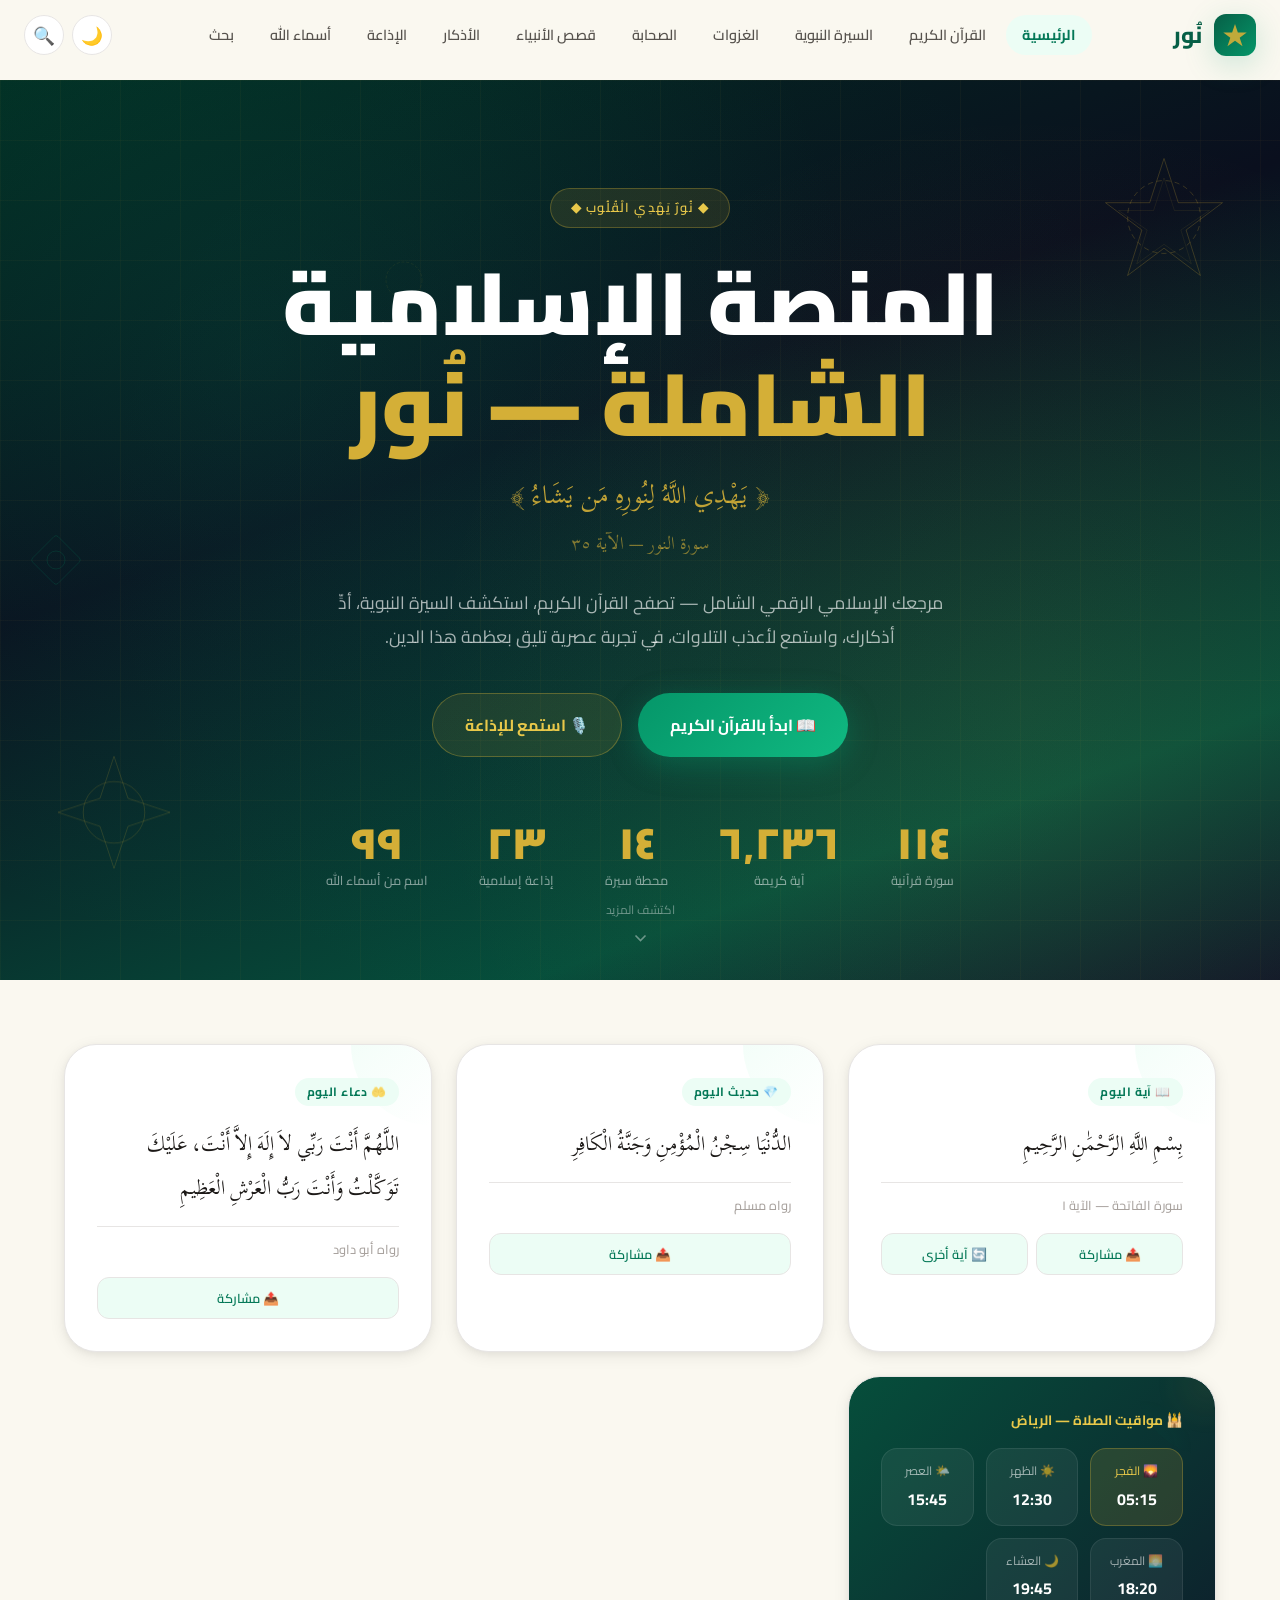
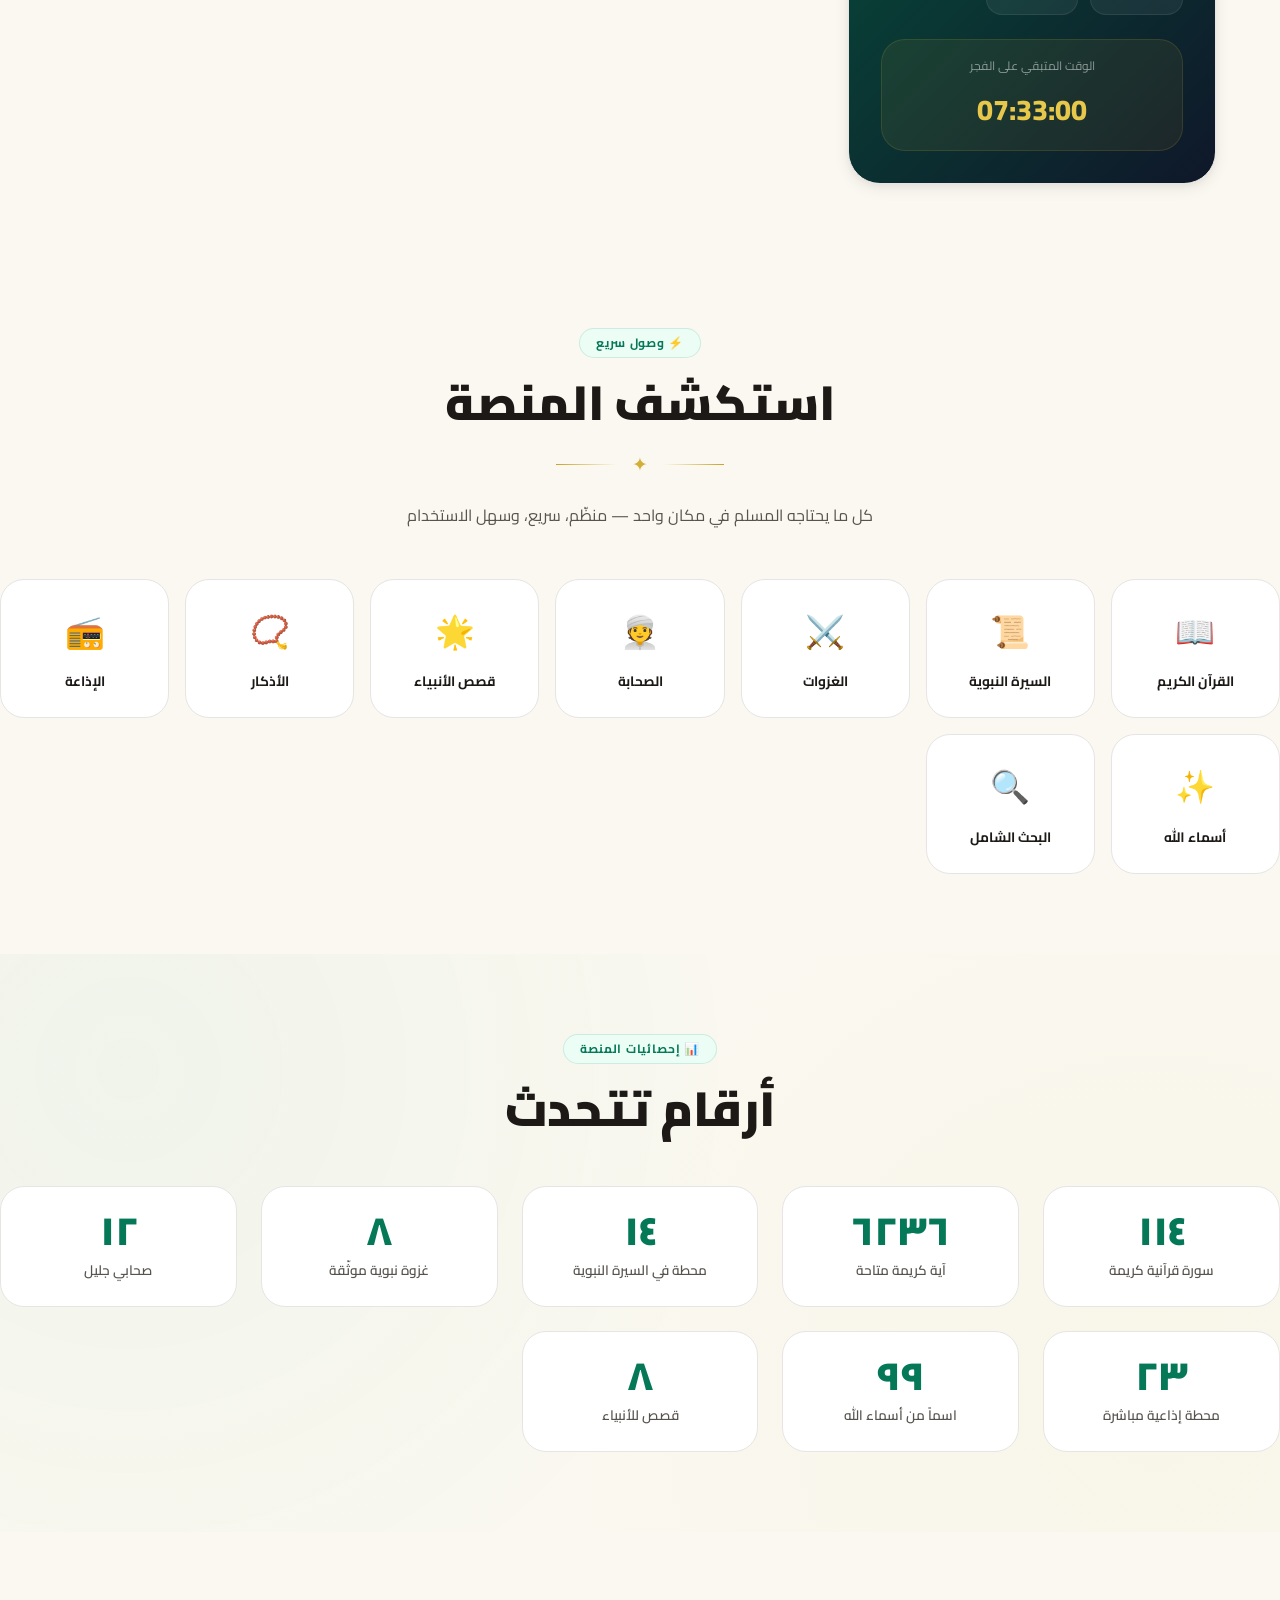
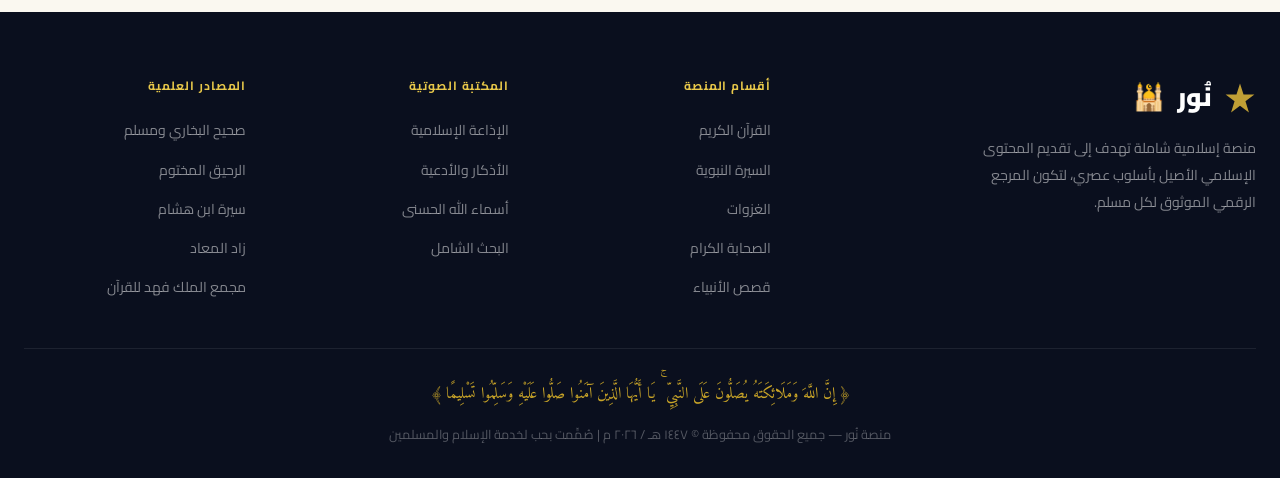
<file: index.html>
<!DOCTYPE html>
<html lang="ar" dir="rtl" data-theme="light">
<head>
  <meta charset="UTF-8">
  <meta name="viewport" content="width=device-width, initial-scale=1.0">
  <meta name="description" content="نُور — أكبر وأفضل منصة إسلامية عربية شاملة، تجمع القرآن الكريم، السيرة النبوية، الأذكار، الأحاديث، قصص الأنبياء، الإذاعة الإسلامية وأسماء الله الحسنى في تجربة عصرية فريدة.">
  <meta name="keywords" content="قرآن كريم, سيرة نبوية, أذكار, أحاديث, إسلام, أنبياء, صحابة, دعاء, فقه, غزوات">
  <meta name="author" content="نُور">
  <meta property="og:title" content="نُور — المنصة الإسلامية الشاملة">
  <meta property="og:description" content="مرجعك الإسلامي الرقمي — القرآن، السيرة، الأذكار، الأحاديث وأكثر">
  <meta property="og:type" content="website">
  <meta name="theme-color" content="#065f46">
  <title>نُور — المنصة الإسلامية الشاملة</title>

  <!-- Preconnect for fonts -->
  <link rel="preconnect" href="https://fonts.googleapis.com">
  <link rel="preconnect" href="https://fonts.gstatic.com" crossorigin>
  <link href="https://fonts.googleapis.com/css2?family=Cairo:wght@300;400;500;600;700;800;900&family=Amiri:ital,wght@0,400;0,700;1,400&family=Tajawal:wght@300;400;500;700;800&family=Scheherazade+New:wght@400;500;600;700&display=swap" rel="stylesheet">

  <link rel="stylesheet" href="noor-style.css">
</head>
<body>

<!-- ═══════════════════════════════════════════════════
     LOADING OVERLAY
     ═══════════════════════════════════════════════════ -->
<div class="loading-overlay" id="loading-overlay">
  <!-- SVG Islamic Ornament -->
  <div class="loading-logo">
    <svg width="80" height="80" viewBox="0 0 100 100" fill="none">
      <polygon points="50,5 61,37 95,37 68,58 79,93 50,72 21,93 32,58 5,37 39,37" fill="none" stroke="#d4af37" stroke-width="2"/>
      <circle cx="50" cy="50" r="20" fill="none" stroke="rgba(212,175,55,0.5)" stroke-width="1.5" stroke-dasharray="6 3"/>
      <text x="50" y="56" text-anchor="middle" fill="#d4af37" font-size="22" font-family="Arial">🕌</text>
    </svg>
  </div>
  <div class="loading-title">نُور</div>
  <div class="loading-subtitle">المنصة الإسلامية الشاملة</div>
  <div class="loading-bar">
    <div class="loading-bar-fill"></div>
  </div>
</div>

<!-- ═══════════════════════════════════════════════════
     PROGRESS BAR
     ═══════════════════════════════════════════════════ -->
<div id="noor-progress-bar"></div>

<!-- ═══════════════════════════════════════════════════
     NAVIGATION
     ═══════════════════════════════════════════════════ -->
<nav class="noor-nav" id="main-nav">
  <!-- Logo -->
  <div class="nav-logo" onclick="navigateTo('home')">
    <div class="nav-logo-icon">
      <svg width="26" height="26" viewBox="0 0 100 100" fill="none">
        <polygon points="50,8 61,40 95,40 68,61 79,93 50,72 21,93 32,61 5,40 39,40" fill="rgba(212,175,55,0.9)"/>
      </svg>
    </div>
    نُور
  </div>

  <!-- Desktop Nav Links -->
  <div class="nav-links">
    <a class="nav-link active" data-section="home" onclick="navigateTo('home')">الرئيسية</a>
    <a class="nav-link" data-section="quran" onclick="navigateTo('quran')">القرآن الكريم</a>
    <a class="nav-link" data-section="seerah" onclick="navigateTo('seerah')">السيرة النبوية</a>
    <a class="nav-link" data-section="ghazawat" onclick="navigateTo('ghazawat')">الغزوات</a>
    <a class="nav-link" data-section="sahaba" onclick="navigateTo('sahaba')">الصحابة</a>
    <a class="nav-link" data-section="stories" onclick="navigateTo('stories')">قصص الأنبياء</a>
    <a class="nav-link" data-section="azkar" onclick="navigateTo('azkar')">الأذكار</a>
    <a class="nav-link" data-section="radio" onclick="navigateTo('radio')">الإذاعة</a>
    <a class="nav-link" data-section="asma" onclick="navigateTo('asma')">أسماء الله</a>
    <a class="nav-link" data-section="search" onclick="navigateTo('search')">بحث</a>
  </div>

  <!-- Actions -->
  <div class="nav-actions">
    <button class="nav-btn" id="theme-toggle" title="تبديل الوضع الليلي">🌙</button>
    <button class="nav-btn" onclick="navigateTo('search')" title="بحث — Ctrl+K">🔍</button>
    <div class="nav-hamburger" id="nav-hamburger">
      <span></span><span></span><span></span>
    </div>
  </div>
</nav>

<!-- Mobile Menu -->
<div class="mobile-menu" id="mobile-menu">
  <button class="mobile-menu-close" id="mobile-menu-close" aria-label="إغلاق القائمة">✕</button>
  <a class="nav-link" onclick="navigateTo('home')">🏠 الرئيسية</a>
  <a class="nav-link" onclick="navigateTo('quran')">📖 القرآن الكريم</a>
  <a class="nav-link" onclick="navigateTo('seerah')">📜 السيرة النبوية</a>
  <a class="nav-link" onclick="navigateTo('ghazawat')">⚔️ الغزوات</a>
  <a class="nav-link" onclick="navigateTo('sahaba')">👳 الصحابة</a>
  <a class="nav-link" onclick="navigateTo('stories')">🌟 قصص الأنبياء</a>
  <a class="nav-link" onclick="navigateTo('azkar')">📿 الأذكار</a>
  <a class="nav-link" onclick="navigateTo('radio')">📻 الإذاعة</a>
  <a class="nav-link" onclick="navigateTo('asma')">✨ أسماء الله</a>
  <a class="nav-link" onclick="navigateTo('search')">🔍 البحث</a>
</div>

<!-- ═══════════════════════════════════════════════════
     MAIN CONTENT
     ═══════════════════════════════════════════════════ -->
<main>

  <!-- ═══════════════════════════════════════════════
       HOME SECTION
       ═══════════════════════════════════════════════ -->
  <section id="section-home" class="noor-section active">

    <!-- HERO -->
    <div class="hero-section">
      <div class="hero-bg"></div>
      <div class="hero-mesh"></div>
      <div class="hero-grid"></div>

      <!-- Islamic Ornaments SVG -->
      <div class="hero-ornament" style="top:8%;right:4%;animation-delay:0.5s">
        <svg width="130" height="130" viewBox="0 0 100 100" fill="none" stroke="rgba(212,175,55,0.35)" stroke-width="0.5">
          <polygon points="50,5 61,39 95,39 67,60 78,95 50,74 22,95 33,60 5,39 39,39"/>
          <circle cx="50" cy="50" r="28" stroke-dasharray="4 3"/>
          <polygon points="50,20 58,45 85,45 63,60 71,86 50,71 29,86 37,60 15,45 42,45" opacity="0.4"/>
        </svg>
      </div>
      <div class="hero-ornament" style="bottom:12%;left:5%;transform:scale(1.4);animation-delay:0.8s">
        <svg width="100" height="100" viewBox="0 0 100 100" fill="none" stroke="rgba(212,175,55,0.25)" stroke-width="0.5">
          <polygon points="50,10 60,40 90,50 60,60 50,90 40,60 10,50 40,40"/>
          <circle cx="50" cy="50" r="22"/>
        </svg>
      </div>
      <div class="hero-ornament" style="top:50%;left:2%;animation-delay:1s">
        <svg width="60" height="60" viewBox="0 0 100 100" fill="none" stroke="rgba(5,150,105,0.3)" stroke-width="1">
          <rect x="20" y="20" width="60" height="60" rx="5" transform="rotate(45 50 50)"/>
          <circle cx="50" cy="50" r="15"/>
        </svg>
      </div>
      <div class="hero-ornament" style="top:20%;left:30%;animation-delay:1.2s">
        <svg width="40" height="40" viewBox="0 0 100 100" fill="none" stroke="rgba(212,175,55,0.2)" stroke-width="1">
          <circle cx="50" cy="50" r="45" stroke-dasharray="8 4"/>
        </svg>
      </div>

      <div class="hero-content">
        <div class="hero-badge">◆ نُورٌ يَهْدِي الْقُلُوب ◆</div>
        <h1 class="hero-title">
          المنصة الإسلامية<br>
          <span class="gold-word">الشاملة — نُور</span>
        </h1>
        <div class="hero-verse">
          ﴿ يَهْدِي اللَّهُ لِنُورِهِ مَن يَشَاءُ ﴾
          <span style="font-size:0.7em;display:block;margin-top:0.3rem;color:rgba(212,175,55,0.6)">سورة النور — الآية ٣٥</span>
        </div>
        <p class="hero-sub">
          مرجعك الإسلامي الرقمي الشامل — تصفح القرآن الكريم، استكشف السيرة النبوية، 
          أدِّ أذكارك، واستمع لأعذب التلاوات، في تجربة عصرية تليق بعظمة هذا الدين.
        </p>
        <div class="hero-btns">
          <button class="btn-primary" onclick="navigateTo('quran')">
            📖 ابدأ بالقرآن الكريم
          </button>
          <button class="btn-secondary" onclick="navigateTo('radio')">
            🎙️ استمع للإذاعة
          </button>
        </div>
        <div class="hero-stats">
          <div class="hero-stat">
            <div class="hero-stat-num" data-target="114">0</div>
            <div class="hero-stat-label">سورة قرآنية</div>
          </div>
          <div class="hero-stat">
            <div class="hero-stat-num" data-target="6236">0</div>
            <div class="hero-stat-label">آية كريمة</div>
          </div>
          <div class="hero-stat">
            <div class="hero-stat-num" data-target="14">0</div>
            <div class="hero-stat-label">محطة سيرة</div>
          </div>
          <div class="hero-stat">
            <div class="hero-stat-num" data-target="23">0</div>
            <div class="hero-stat-label">إذاعة إسلامية</div>
          </div>
          <div class="hero-stat">
            <div class="hero-stat-num" data-target="99">0</div>
            <div class="hero-stat-label">اسم من أسماء الله</div>
          </div>
        </div>
      </div>

      <div class="hero-scroll" onclick="document.getElementById('home-content').scrollIntoView({behavior:'smooth'})">
        <span>اكتشف المزيد</span>
        <svg width="20" height="20" viewBox="0 0 24 24" fill="none" stroke="currentColor" stroke-width="2">
          <polyline points="6 9 12 15 18 9"></polyline>
        </svg>
      </div>
    </div>

    <!-- HOME CONTENT -->
    <div id="home-content">

      <!-- Daily Cards -->
      <div class="daily-strip">

        <!-- آية اليوم -->
        <div class="daily-card reveal">
          <span class="daily-card-type">📖 آية اليوم</span>
          <div class="daily-card-text" id="daily-ayah-text">
            <span class="skeleton" style="height:2rem;display:block;margin-bottom:0.5rem"></span>
            <span class="skeleton" style="height:1.5rem;display:block;width:70%"></span>
          </div>
          <div class="daily-card-source" id="daily-ayah-source">جاري التحميل...</div>
          <div class="daily-card-actions">
            <button class="daily-action-btn" onclick="shareContent(document.getElementById('daily-ayah-text').textContent,'آية اليوم من نُور')">📤 مشاركة</button>
            <button class="daily-action-btn" onclick="loadDailyAyah()">🔄 آية أخرى</button>
          </div>
        </div>

        <!-- حديث اليوم -->
        <div class="daily-card reveal reveal-delay-1">
          <span class="daily-card-type">💎 حديث اليوم</span>
          <div class="daily-card-text" id="daily-hadith-text">جاري التحميل...</div>
          <div class="daily-card-source" id="daily-hadith-source"></div>
          <div class="daily-card-actions">
            <button class="daily-action-btn" onclick="shareContent(document.getElementById('daily-hadith-text').textContent,'حديث اليوم من نُور')">📤 مشاركة</button>
          </div>
        </div>

        <!-- دعاء اليوم -->
        <div class="daily-card reveal reveal-delay-2">
          <span class="daily-card-type">🤲 دعاء اليوم</span>
          <div class="daily-card-text" id="daily-dua-text">جاري التحميل...</div>
          <div class="daily-card-source" id="daily-dua-source"></div>
          <div class="daily-card-actions">
            <button class="daily-action-btn" onclick="shareContent(document.getElementById('daily-dua-text').textContent,'دعاء اليوم من نُور')">📤 مشاركة</button>
          </div>
        </div>

        <!-- مواقيت الصلاة -->
        <div class="daily-card prayer-widget reveal reveal-delay-3">
          <div class="prayer-widget-title">🕌 مواقيت الصلاة — الرياض</div>
          <div id="prayer-widget-content">
            <div class="prayer-times-grid">
              <div class="prayer-time-item"><div class="prayer-name">🌄 الفجر</div><div class="prayer-time skeleton" style="height:1.2rem"></div></div>
              <div class="prayer-time-item"><div class="prayer-name">☀️ الظهر</div><div class="prayer-time skeleton" style="height:1.2rem"></div></div>
              <div class="prayer-time-item"><div class="prayer-name">🌤️ العصر</div><div class="prayer-time skeleton" style="height:1.2rem"></div></div>
              <div class="prayer-time-item"><div class="prayer-name">🌅 المغرب</div><div class="prayer-time skeleton" style="height:1.2rem"></div></div>
              <div class="prayer-time-item"><div class="prayer-name">🌙 العشاء</div><div class="prayer-time skeleton" style="height:1.2rem"></div></div>
            </div>
          </div>
        </div>
      </div>

      <!-- Quick Sections -->
      <div class="container py-20">
        <div class="section-header reveal">
          <span class="section-badge">⚡ وصول سريع</span>
          <h2 class="section-title">استكشف المنصة</h2>
          <div class="section-divider"><span>✦</span></div>
          <p class="section-sub">كل ما يحتاجه المسلم في مكان واحد — منظّم، سريع، وسهل الاستخدام</p>
        </div>

        <div class="quick-sections reveal">
          <div class="quick-section-card" onclick="navigateTo('quran')">
            <span class="qs-icon">📖</span>
            <div class="qs-label">القرآن الكريم</div>
          </div>
          <div class="quick-section-card" onclick="navigateTo('seerah')">
            <span class="qs-icon">📜</span>
            <div class="qs-label">السيرة النبوية</div>
          </div>
          <div class="quick-section-card" onclick="navigateTo('ghazawat')">
            <span class="qs-icon">⚔️</span>
            <div class="qs-label">الغزوات</div>
          </div>
          <div class="quick-section-card" onclick="navigateTo('sahaba')">
            <span class="qs-icon">👳</span>
            <div class="qs-label">الصحابة</div>
          </div>
          <div class="quick-section-card" onclick="navigateTo('stories')">
            <span class="qs-icon">🌟</span>
            <div class="qs-label">قصص الأنبياء</div>
          </div>
          <div class="quick-section-card" onclick="navigateTo('azkar')">
            <span class="qs-icon">📿</span>
            <div class="qs-label">الأذكار</div>
          </div>
          <div class="quick-section-card" onclick="navigateTo('radio')">
            <span class="qs-icon">📻</span>
            <div class="qs-label">الإذاعة</div>
          </div>
          <div class="quick-section-card" onclick="navigateTo('asma')">
            <span class="qs-icon">✨</span>
            <div class="qs-label">أسماء الله</div>
          </div>
          <div class="quick-section-card" onclick="navigateTo('search')">
            <span class="qs-icon">🔍</span>
            <div class="qs-label">البحث الشامل</div>
          </div>
        </div>
      </div>

      <!-- Stats -->
      <div class="container py-20 pattern-bg">
        <div class="section-header reveal">
          <span class="section-badge">📊 إحصائيات المنصة</span>
          <h2 class="section-title">أرقام تتحدث</h2>
        </div>
        <div class="stats-section-grid">
          <div class="stat-card reveal">
            <div class="stat-num">١١٤</div>
            <div class="stat-label">سورة قرآنية كريمة</div>
          </div>
          <div class="stat-card reveal reveal-delay-1">
            <div class="stat-num">٦٢٣٦</div>
            <div class="stat-label">آية كريمة متاحة</div>
          </div>
          <div class="stat-card reveal reveal-delay-2">
            <div class="stat-num">١٤</div>
            <div class="stat-label">محطة في السيرة النبوية</div>
          </div>
          <div class="stat-card reveal reveal-delay-3">
            <div class="stat-num">٨</div>
            <div class="stat-label">غزوة نبوية موثّقة</div>
          </div>
          <div class="stat-card reveal reveal-delay-4">
            <div class="stat-num">١٢</div>
            <div class="stat-label">صحابي جليل</div>
          </div>
          <div class="stat-card reveal">
            <div class="stat-num">٢٣</div>
            <div class="stat-label">محطة إذاعية مباشرة</div>
          </div>
          <div class="stat-card reveal reveal-delay-1">
            <div class="stat-num">٩٩</div>
            <div class="stat-label">اسماً من أسماء الله</div>
          </div>
          <div class="stat-card reveal reveal-delay-2">
            <div class="stat-num">٨</div>
            <div class="stat-label">قصص للأنبياء</div>
          </div>
        </div>
      </div>

    </div>
  </section>

  <!-- ═══════════════════════════════════════════════
       QURAN SECTION
       ═══════════════════════════════════════════════ -->
  <section id="section-quran" class="noor-section">
    <div class="container">
      <div class="section-header reveal">
        <span class="section-badge">القرآن الكريم</span>
        <h2 class="section-title">📖 القرآن الكريم</h2>
        <div class="section-divider"><span>✦</span></div>
        <p class="section-sub">اقرأ واستمع لكتاب الله العزيز — ١١٤ سورة كريمة مع التفسير والترجمة</p>
      </div>

      <!-- List View -->
      <div id="quran-list-view">
        <!-- Controls -->
        <div class="quran-controls reveal">
          <div class="quran-search">
            <span class="quran-search-icon">🔍</span>
            <input type="text" id="quran-search-input" placeholder="ابحث بالاسم أو الرقم..." autocomplete="off">
          </div>
        </div>
        <!-- Surahs Grid -->
        <div class="surahs-grid" id="surahs-grid">
          <!-- Injected by JS -->
          <div style="grid-column:1/-1;text-align:center;padding:3rem;color:var(--text-muted)">
            <div style="font-size:3rem;margin-bottom:1rem">📖</div>
            <p>جاري تحميل السور الكريمة...</p>
          </div>
        </div>
      </div>

      <!-- Reader View -->
      <div id="quran-reader-view" class="hidden">
        <div class="reader-header">
          <button class="reader-back" onclick="backToSurahList()">
            ← العودة لقائمة السور
          </button>
          <div class="reader-controls-bar">
            <button class="reader-ctrl-btn active" id="toggle-trans-btn" onclick="toggleTranslation()">
              🌐 الترجمة
            </button>
            <button class="reader-ctrl-btn" onclick="changeFontSize(-1)">أ-</button>
            <button class="reader-ctrl-btn" id="font-size-label">28px</button>
            <button class="reader-ctrl-btn" onclick="changeFontSize(1)">أ+</button>
          </div>
        </div>

        <!-- Surah Header -->
        <div class="reader-surah-header">
          <!-- SVG ornament -->
          <svg style="position:absolute;top:10px;right:10px;opacity:0.1" width="80" height="80" viewBox="0 0 100 100" fill="none" stroke="white" stroke-width="1">
            <polygon points="50,5 61,39 95,39 67,60 78,95 50,74 22,95 33,60 5,39 39,39"/>
          </svg>
          <h2 class="reader-surah-name" id="reader-surah-name">—</h2>
          <div class="reader-surah-meta" id="reader-surah-meta">
            <span>جاري التحميل...</span>
          </div>
        </div>

        <!-- Audio Bar -->
        <div class="audio-bar">
          <button class="audio-play-btn" id="audio-play-btn" onclick="toggleAudioPlayback()" title="تشغيل/إيقاف التلاوة">
            ▶
          </button>
          <div style="flex:1">
            <div class="audio-progress" id="audio-progress">
              <div class="audio-progress-fill" id="audio-progress-fill"></div>
            </div>
          </div>
          <span class="audio-time" id="audio-time">0:00</span>
          <audio id="surah-audio"
            onended="document.getElementById('audio-play-btn').textContent='▶'"
            ontimeupdate="
              const a=this;
              const pf=document.getElementById('audio-progress-fill');
              const at=document.getElementById('audio-time');
              if(pf&&a.duration)pf.style.width=(a.currentTime/a.duration*100)+'%';
              if(at)at.textContent=Math.floor(a.currentTime/60)+':'+String(Math.floor(a.currentTime%60)).padStart(2,'0');
            "
          ></audio>
        </div>

        <!-- Ayahs -->
        <div id="ayahs-container" style="padding:0 0.5rem">
          <!-- Injected by JS -->
        </div>

        <!-- Nav Buttons -->
        <div style="display:flex;justify-content:space-between;align-items:center;margin-top:2rem;padding-top:1.5rem;border-top:1px solid var(--border-color)">
          <button class="reader-back" onclick="if(NoorApp.selectedSurah&&NoorApp.selectedSurah.number>1)openSurah(NoorApp.selectedSurah.number-1)">← السورة السابقة</button>
          <button class="reader-back" onclick="if(NoorApp.selectedSurah&&NoorApp.selectedSurah.number<114)openSurah(NoorApp.selectedSurah.number+1)">السورة التالية →</button>
        </div>
      </div>
    </div>
  </section>

  <!-- ═══════════════════════════════════════════════
       SEERAH SECTION
       ═══════════════════════════════════════════════ -->
  <section id="section-seerah" class="noor-section">
    <div class="container">
      <div class="section-header reveal">
        <span class="section-badge">التاريخ الإسلامي</span>
        <h2 class="section-title">📜 السيرة النبوية الشريفة</h2>
        <div class="section-divider"><span>✦</span></div>
        <p class="section-sub">رحلة المصطفى ﷺ من المولد إلى الرفيق الأعلى — محطات غيّرت مجرى التاريخ وأنارت البشرية</p>
      </div>
      <div class="timeline-container" id="timeline-container">
        <!-- Injected by JS -->
      </div>

      <!-- Video Series Section -->
      <div style="margin-top: 7rem;">
        <div class="section-header reveal">
          <span class="section-badge">السلسلة المرئية</span>
          <h2 class="section-title">📺 السيرة النبوية الكبرى ﷺ</h2>
          <div class="section-divider"><span>✦</span></div>
          <p class="section-sub">السلسلة المرئية الكاملة للأستاذ يوسف القط — رحلة موثّقة عبر محطات السيرة العطرة.</p>
        </div>
        <div class="cards-grid-3" id="seerah-video-grid">
          <!-- Injected by JS -->
        </div>
      </div>
    </div>
  </section>

  <!-- ═══════════════════════════════════════════════
       GHAZAWAT SECTION
       ═══════════════════════════════════════════════ -->
  <section id="section-ghazawat" class="noor-section">
    <div class="container">
      <div class="section-header reveal">
        <span class="section-badge">المعارك الفاصلة</span>
        <h2 class="section-title">⚔️ غزوات النبي ﷺ</h2>
        <div class="section-divider"><span>✦</span></div>
        <p class="section-sub">مواقف الدفاع عن العقيدة وبناء الدولة الإسلامية — دروس في الصبر والتخطيط والنصر</p>
      </div>
      <div class="cards-grid-3" id="ghazawat-grid">
        <!-- Injected by JS -->
      </div>
    </div>
  </section>

  <!-- ═══════════════════════════════════════════════
       SAHABA SECTION
       ═══════════════════════════════════════════════ -->
  <section id="section-sahaba" class="noor-section">
    <div class="container">
      <div class="section-header reveal">
        <span class="section-badge">الجيل الفريد</span>
        <h2 class="section-title">👳 صحابة النبي ﷺ</h2>
        <div class="section-divider"><span>✦</span></div>
        <p class="section-sub">رجال ونساء صدقوا ما عاهدوا الله عليه — كانوا نجوم الهدى وحملة الرسالة</p>
      </div>
      <div class="cards-grid-4" id="sahaba-grid">
        <!-- Injected by JS -->
      </div>
    </div>
  </section>

  <!-- ═══════════════════════════════════════════════
       STORIES SECTION
       ═══════════════════════════════════════════════ -->
  <section id="section-stories" class="noor-section">
    <div class="container">
      <div id="stories-main-view">
        <div class="section-header reveal">
          <span class="section-badge">قصص القرآن</span>
          <h2 class="section-title">🌟 قصص الأنبياء</h2>
          <div class="section-divider"><span>✦</span></div>
          <p class="section-sub">أحسن القصص — سير الأنبياء والمرسلين كما أخبر بها القرآن الكريم</p>
        </div>
        <div class="cards-grid-3" id="stories-grid">
          <!-- Injected by JS -->
        </div>
      </div>

      <!-- Story Reader -->
      <div id="story-reader-view" class="hidden">
        <div class="story-reader">
          <button class="story-reader-back" onclick="backToStories()">← العودة لقائمة القصص</button>
          <div style="margin-bottom:0.75rem">
            <span class="section-badge" id="story-reader-cat"></span>
          </div>
          <h2 class="story-reader-title" id="story-reader-title"></h2>
          <div class="section-divider" style="justify-content:flex-start;margin-bottom:1.5rem"><span>✦</span></div>
          <div class="story-reader-body" id="story-reader-body"></div>
          <div style="margin-top:2rem;padding-top:1.5rem;border-top:1px solid var(--border-color);display:flex;gap:1rem;flex-wrap:wrap">
            <button class="reader-ctrl-btn" onclick="shareContent(document.getElementById('story-reader-body').textContent,document.getElementById('story-reader-title').textContent)">📤 مشاركة</button>
            <button class="reader-ctrl-btn" onclick="backToStories()">← قصة أخرى</button>
          </div>
        </div>
      </div>
    </div>
  </section>

  <!-- ═══════════════════════════════════════════════
       AZKAR SECTION
       ═══════════════════════════════════════════════ -->
  <section id="section-azkar" class="noor-section">
    <div class="container">
      <div class="section-header reveal">
        <span class="section-badge">تحصين المسلم</span>
        <h2 class="section-title">📿 الأذكار</h2>
        <div class="section-divider"><span>✦</span></div>
        <p class="section-sub">حصن المسلم من الأذكار والأدعية النبوية الثابتة — مع عداد تفاعلي</p>
      </div>

      <!-- Tabs -->
      <div class="azkar-tabs reveal">
        <button class="azkar-tab active" data-cat="morning" onclick="switchAzkarCat('morning')">🌅 الصباح</button>
        <button class="azkar-tab" data-cat="evening" onclick="switchAzkarCat('evening')">🌙 المساء</button>
        <button class="azkar-tab" data-cat="sleep" onclick="switchAzkarCat('sleep')">💤 النوم</button>
        <button class="azkar-tab" data-cat="prayer" onclick="switchAzkarCat('prayer')">🕌 بعد الصلاة</button>
        <button class="azkar-tab" data-cat="travel" onclick="switchAzkarCat('travel')">🚗 السفر</button>
        <button class="azkar-tab" onclick="resetAzkar()" style="color:var(--text-muted);min-width:auto">🔄 إعادة</button>
      </div>

      <!-- List -->
      <div class="azkar-list" id="azkar-list">
        <!-- Injected by JS -->
      </div>
    </div>
  </section>

  <!-- ═══════════════════════════════════════════════
       RADIO SECTION
       ═══════════════════════════════════════════════ -->
  <section id="section-radio" class="noor-section">
    <div class="container">
      <div class="section-header reveal">
        <span class="section-badge">البث المباشر</span>
        <h2 class="section-title">📻 الإذاعة الإسلامية</h2>
        <div class="section-divider"><span>✦</span></div>
        <p class="section-sub">٢٣ محطة إذاعية إسلامية مباشرة — قرآن، سيرة، تفسير، أذكار، وفتاوى</p>
      </div>

      <!-- Filter Bar -->
      <div class="radio-filter-bar reveal">
        <div class="radio-search">
          <input type="text" id="radio-search-input" placeholder="ابحث عن محطة..." autocomplete="off">
        </div>
        <select class="radio-filter-select" id="radio-cat-select">
          <option value="">جميع التصنيفات</option>
          <option value="قراء">قراء</option>
          <option value="السيرة النبوية">السيرة النبوية</option>
          <option value="تفسير">التفسير</option>
          <option value="أذكار">الأذكار</option>
          <option value="فتاوى">الفتاوى</option>
          <option value="منوعات">منوعات</option>
        </select>
      </div>

      <!-- Stations Grid -->
      <div class="stations-grid" id="stations-grid">
        <!-- Injected by JS -->
      </div>
    </div>
  </section>

  <!-- ═══════════════════════════════════════════════
       ASMA ALLAH SECTION
       ═══════════════════════════════════════════════ -->
  <section id="section-asma" class="noor-section">
    <div class="container">
      <div class="section-header reveal">
        <span class="section-badge">أسماء الله الحسنى</span>
        <h2 class="section-title">✨ أسماء الله الحسنى</h2>
        <div class="section-divider"><span>✦</span></div>
        <p class="section-sub">﴿ وَلِلَّهِ الْأَسْمَاءُ الْحُسْنَىٰ فَادْعُوهُ بِهَا ﴾ — الأعراف ١٨٠ — تعرّف على معاني أسماء الله الـ٩٩</p>
      </div>
      <div class="asma-grid" id="asma-grid">
        <!-- Injected by JS -->
      </div>
    </div>
  </section>

  <!-- ═══════════════════════════════════════════════
       SEARCH SECTION
       ═══════════════════════════════════════════════ -->
  <section id="section-search" class="noor-section">
    <div class="container">
      <div class="search-hero reveal">
        <h2 class="search-hero-title">🔍 البحث الشامل في نُور</h2>
        <div class="search-big">
          <input type="text" id="search-input" placeholder="ابحث في القرآن، السيرة، الصحابة، الأذكار، الأحاديث..." autocomplete="off">
          <button id="search-btn">بحث</button>
        </div>
        <p style="color:rgba(255,255,255,0.4);font-size:0.8rem;margin-top:1rem">
          يمكنك استخدام الاختصار Ctrl+K للوصول السريع للبحث
        </p>
      </div>

      <div class="search-results-list" id="search-results">
        <!-- Injected by JS -->
      </div>
    </div>
  </section>

</main>

<!-- ═══════════════════════════════════════════════════
     TIMELINE MODAL
     ═══════════════════════════════════════════════════ -->
<div class="timeline-modal" id="timeline-modal" role="dialog" aria-modal="true">
  <div class="timeline-modal-backdrop"></div>
  <div class="timeline-modal-card">
    <button class="timeline-modal-close" id="timeline-modal-close" aria-label="إغلاق">✕</button>
    <div style="margin-bottom:0.75rem">
      <span class="section-badge" style="font-size:0.7rem">تفاصيل</span>
    </div>
    <h3 style="font-size:1.4rem;font-weight:900;color:var(--text-primary);margin-bottom:0.5rem" id="timeline-modal-title"></h3>
    <p style="font-size:0.82rem;color:var(--emerald-600);font-weight:600;margin-bottom:1.5rem" id="timeline-modal-year"></p>
    <div style="font-family:var(--font-text);font-size:0.97rem;line-height:2;color:var(--text-secondary);direction:rtl" id="timeline-modal-detail"></div>
  </div>
</div>

<!-- ═══════════════════════════════════════════════════
     MINI AUDIO PLAYER
     ═══════════════════════════════════════════════════ -->
<div id="noor-mini-player" role="region" aria-label="مشغل الصوت">
  <span class="mp-icon" id="mp-icon">🎙️</span>
  <div class="mp-info">
    <div class="mp-cat" id="mp-cat">الإذاعة الإسلامية</div>
    <div class="mp-name" id="mp-name">جاري التشغيل...</div>
  </div>
  <div class="mp-controls">
    <button class="mp-btn play" id="mp-play-btn" title="تشغيل/إيقاف">▶</button>
    <button class="mp-btn stop" id="mp-stop-btn" title="إيقاف وإغلاق">✕</button>
  </div>
  <div class="mp-vol">
    <span style="font-size:0.85rem">🔊</span>
    <input type="range" class="mp-vol-slider" id="mp-volume" min="0" max="100" value="80">
  </div>
</div>

<!-- ═══════════════════════════════════════════════════
     BACK TO TOP
     ═══════════════════════════════════════════════════ -->
<button id="back-to-top" title="العودة للأعلى" aria-label="العودة لأعلى الصفحة">↑</button>

<!-- ═══════════════════════════════════════════════════
     FOOTER
     ═══════════════════════════════════════════════════ -->
<footer class="noor-footer">
  <div class="container">
    <div class="footer-grid">
      <div>
        <div class="footer-brand-logo">
          <svg width="32" height="32" viewBox="0 0 100 100" fill="none">
            <polygon points="50,5 61,39 95,39 67,60 78,95 50,74 22,95 33,60 5,39 39,39" fill="#d4af37" opacity="0.9"/>
          </svg>
          نُور <span>🕌</span>
        </div>
        <p class="footer-brand-desc">
          منصة إسلامية شاملة تهدف إلى تقديم المحتوى الإسلامي الأصيل بأسلوب عصري، 
          لتكون المرجع الرقمي الموثوق لكل مسلم.
        </p>
      </div>
      <div>
        <div class="footer-section-title">أقسام المنصة</div>
        <ul class="footer-links">
          <li><a onclick="navigateTo('quran')">القرآن الكريم</a></li>
          <li><a onclick="navigateTo('seerah')">السيرة النبوية</a></li>
          <li><a onclick="navigateTo('ghazawat')">الغزوات</a></li>
          <li><a onclick="navigateTo('sahaba')">الصحابة الكرام</a></li>
          <li><a onclick="navigateTo('stories')">قصص الأنبياء</a></li>
        </ul>
      </div>
      <div>
        <div class="footer-section-title">المكتبة الصوتية</div>
        <ul class="footer-links">
          <li><a onclick="navigateTo('radio')">الإذاعة الإسلامية</a></li>
          <li><a onclick="navigateTo('azkar')">الأذكار والأدعية</a></li>
          <li><a onclick="navigateTo('asma')">أسماء الله الحسنى</a></li>
          <li><a onclick="navigateTo('search')">البحث الشامل</a></li>
        </ul>
      </div>
      <div>
        <div class="footer-section-title">المصادر العلمية</div>
        <ul class="footer-links">
          <li><a>صحيح البخاري ومسلم</a></li>
          <li><a>الرحيق المختوم</a></li>
          <li><a>سيرة ابن هشام</a></li>
          <li><a>زاد المعاد</a></li>
          <li><a>مجمع الملك فهد للقرآن</a></li>
        </ul>
      </div>
    </div>

    <hr class="footer-divider">

    <div class="footer-bottom">
      <span class="footer-salah">
        ﴿ إِنَّ اللَّهَ وَمَلَائِكَتَهُ يُصَلُّونَ عَلَى النَّبِيِّ ۚ يَا أَيُّهَا الَّذِينَ آمَنُوا صَلُّوا عَلَيْهِ وَسَلِّمُوا تَسْلِيمًا ﴾
      </span>
      <p>منصة نُور — جميع الحقوق محفوظة © ١٤٤٧ هـ / ٢٠٢٦ م | صُمِّمت بحب لخدمة الإسلام والمسلمين</p>
    </div>
  </div>
</footer>

<!-- ═══════════════════════════════════════════════
     VIDEO PLAYER MODAL
     ═══════════════════════════════════════════════ -->
<div class="video-modal" id="video-player-modal">
  <div class="video-modal-backdrop" onclick="closeVideoModal()"></div>
  <div class="video-modal-content">
    <div class="video-modal-header">
      <div class="video-modal-meta">
        <h3 id="video-player-title" style="font-family:var(--font-arabic);font-size:1.3rem;margin-bottom:0.25rem;">عنوان الحلقة</h3>
        <div style="font-size:0.85rem;color:var(--text-muted);display:flex;gap:1rem;">
          <span id="video-player-episode">الحلقة رقم</span>
          <span id="video-player-duration">المدة</span>
        </div>
      </div>
      <button class="video-modal-close" onclick="closeVideoModal()">×</button>
    </div>
    <div class="video-modal-body">
      <iframe id="video-player-iframe" src="" frameborder="0" allow="autoplay; encrypted-media" allowfullscreen></iframe>
    </div>
    <div class="video-modal-footer">
      <button id="video-copy-btn" class="noor-btn" onclick="copyVideoLink()">نسخ رابط المشاركة 🔗</button>
      <a id="video-yt-link" href="#" target="_blank" class="noor-btn" style="background:var(--emerald-600);color:white;">فتح في يوتيوب 📺</a>
    </div>
  </div>
</div>

<script src="noor-app.js"></script>
</body>
</html>
</file>
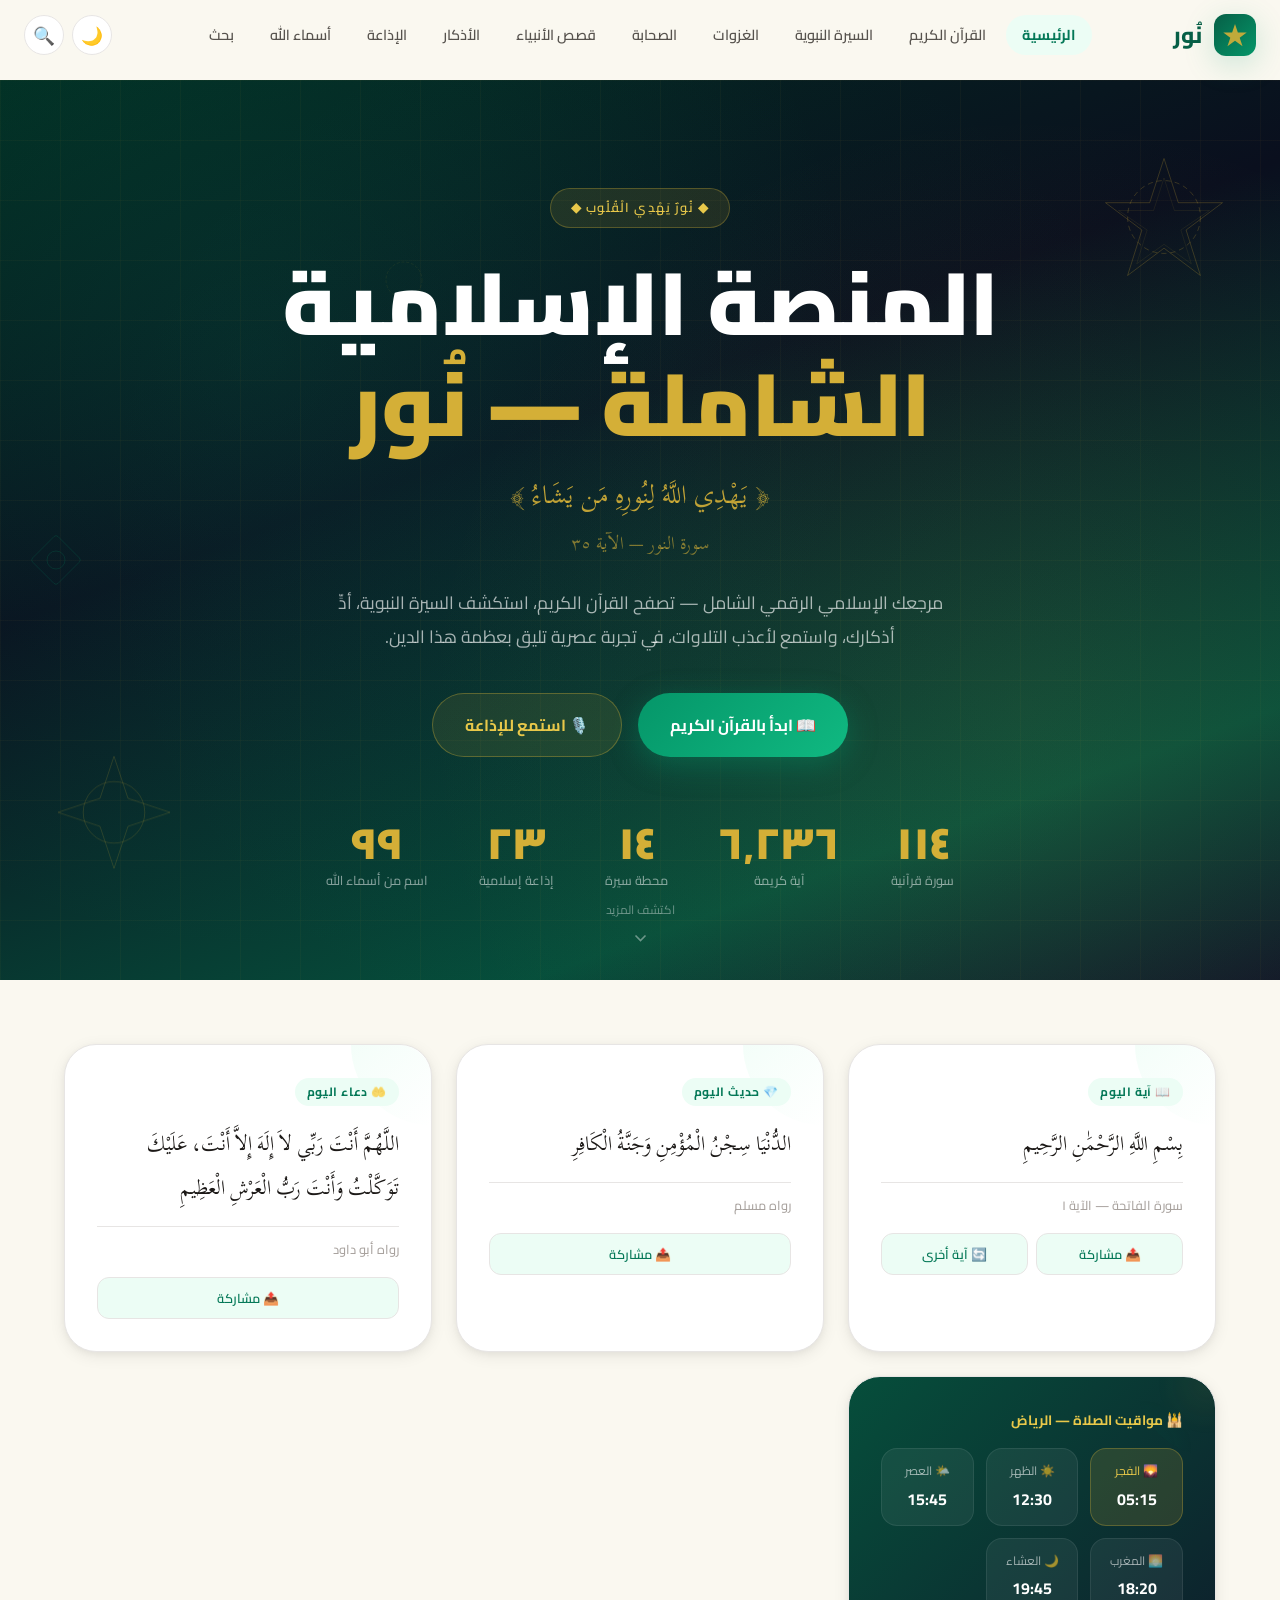
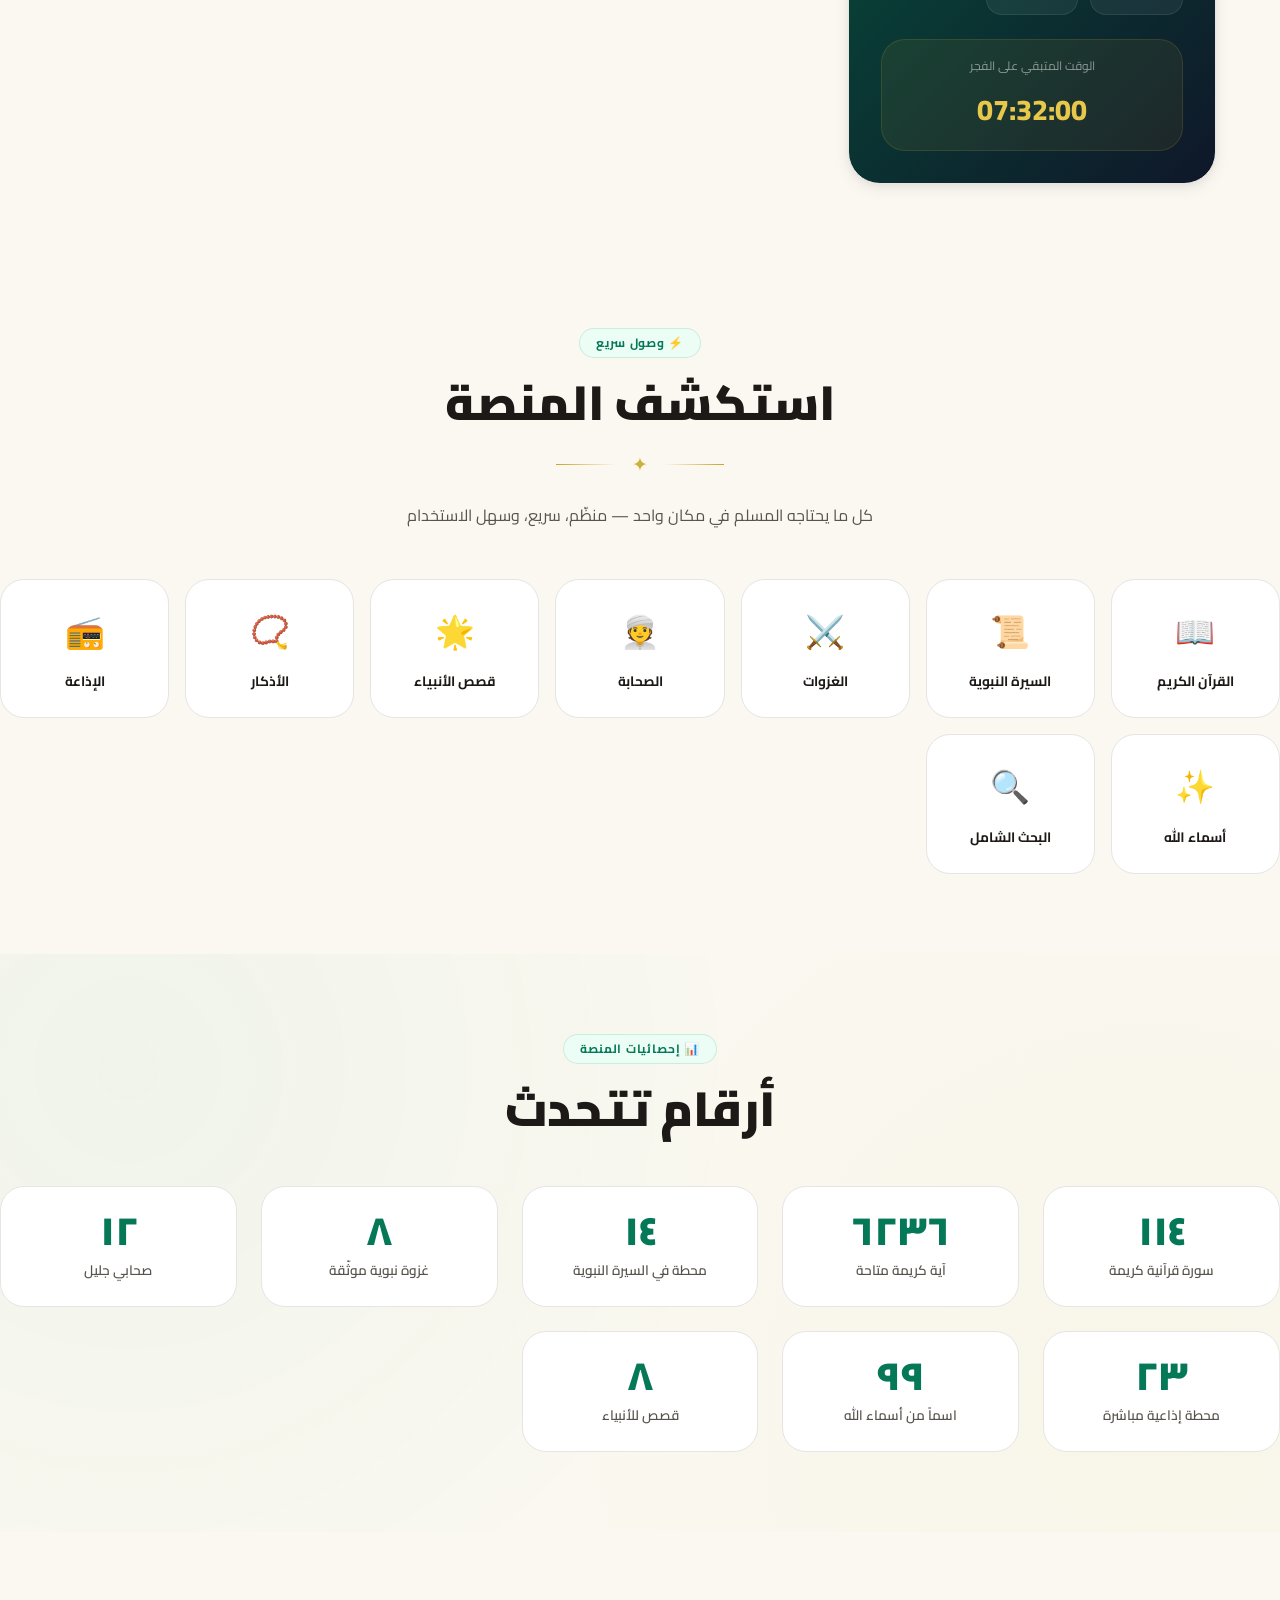
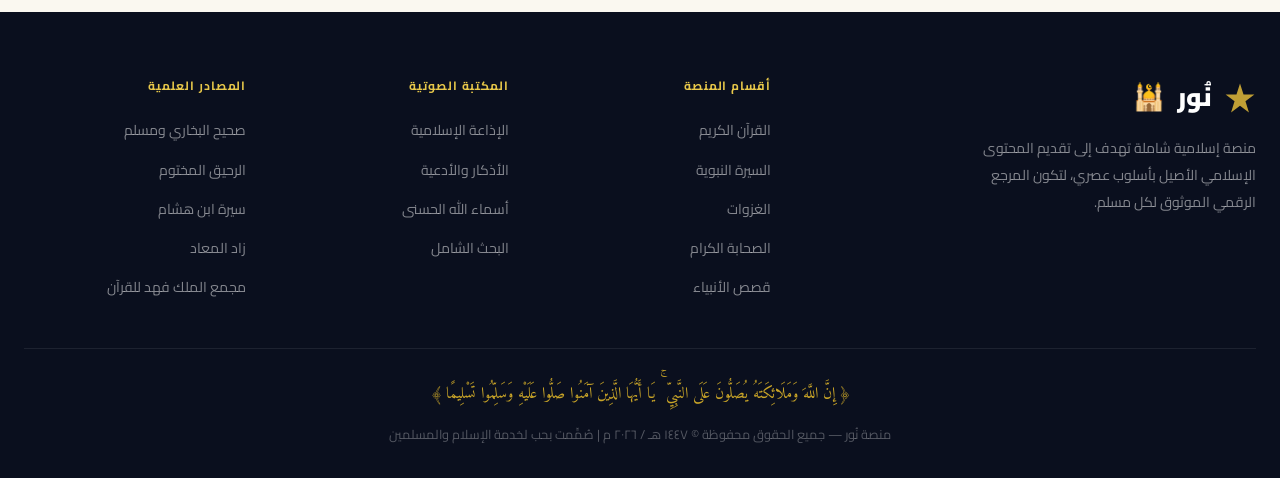
<file: noor.html>
<!DOCTYPE html>
<html lang="ar" dir="rtl" data-theme="light">
<head>
  <meta charset="UTF-8">
  <meta name="viewport" content="width=device-width, initial-scale=1.0">
  <meta name="description" content="نُور — أكبر وأفضل منصة إسلامية عربية شاملة، تجمع القرآن الكريم، السيرة النبوية، الأذكار، الأحاديث، قصص الأنبياء، الإذاعة الإسلامية وأسماء الله الحسنى في تجربة عصرية فريدة.">
  <meta name="keywords" content="قرآن كريم, سيرة نبوية, أذكار, أحاديث, إسلام, أنبياء, صحابة, دعاء, فقه, غزوات">
  <meta name="author" content="نُور">
  <meta property="og:title" content="نُور — المنصة الإسلامية الشاملة">
  <meta property="og:description" content="مرجعك الإسلامي الرقمي — القرآن، السيرة، الأذكار، الأحاديث وأكثر">
  <meta property="og:type" content="website">
  <meta name="theme-color" content="#065f46">
  <title>نُور — المنصة الإسلامية الشاملة</title>

  <!-- Preconnect for fonts -->
  <link rel="preconnect" href="https://fonts.googleapis.com">
  <link rel="preconnect" href="https://fonts.gstatic.com" crossorigin>
  <link href="https://fonts.googleapis.com/css2?family=Cairo:wght@300;400;500;600;700;800;900&family=Amiri:ital,wght@0,400;0,700;1,400&family=Tajawal:wght@300;400;500;700;800&family=Scheherazade+New:wght@400;500;600;700&display=swap" rel="stylesheet">

  <link rel="stylesheet" href="noor-style.css">
</head>
<body>

<!-- ═══════════════════════════════════════════════════
     LOADING OVERLAY
     ═══════════════════════════════════════════════════ -->
<div class="loading-overlay" id="loading-overlay">
  <!-- SVG Islamic Ornament -->
  <div class="loading-logo">
    <svg width="80" height="80" viewBox="0 0 100 100" fill="none">
      <polygon points="50,5 61,37 95,37 68,58 79,93 50,72 21,93 32,58 5,37 39,37" fill="none" stroke="#d4af37" stroke-width="2"/>
      <circle cx="50" cy="50" r="20" fill="none" stroke="rgba(212,175,55,0.5)" stroke-width="1.5" stroke-dasharray="6 3"/>
      <text x="50" y="56" text-anchor="middle" fill="#d4af37" font-size="22" font-family="Arial">🕌</text>
    </svg>
  </div>
  <div class="loading-title">نُور</div>
  <div class="loading-subtitle">المنصة الإسلامية الشاملة</div>
  <div class="loading-bar">
    <div class="loading-bar-fill"></div>
  </div>
</div>

<!-- ═══════════════════════════════════════════════════
     PROGRESS BAR
     ═══════════════════════════════════════════════════ -->
<div id="noor-progress-bar"></div>

<!-- ═══════════════════════════════════════════════════
     NAVIGATION
     ═══════════════════════════════════════════════════ -->
<nav class="noor-nav" id="main-nav">
  <!-- Logo -->
  <div class="nav-logo" onclick="navigateTo('home')">
    <div class="nav-logo-icon">
      <svg width="26" height="26" viewBox="0 0 100 100" fill="none">
        <polygon points="50,8 61,40 95,40 68,61 79,93 50,72 21,93 32,61 5,40 39,40" fill="rgba(212,175,55,0.9)"/>
      </svg>
    </div>
    نُور
  </div>

  <!-- Desktop Nav Links -->
  <div class="nav-links">
    <a class="nav-link active" data-section="home" onclick="navigateTo('home')">الرئيسية</a>
    <a class="nav-link" data-section="quran" onclick="navigateTo('quran')">القرآن الكريم</a>
    <a class="nav-link" data-section="seerah" onclick="navigateTo('seerah')">السيرة النبوية</a>
    <a class="nav-link" data-section="ghazawat" onclick="navigateTo('ghazawat')">الغزوات</a>
    <a class="nav-link" data-section="sahaba" onclick="navigateTo('sahaba')">الصحابة</a>
    <a class="nav-link" data-section="stories" onclick="navigateTo('stories')">قصص الأنبياء</a>
    <a class="nav-link" data-section="azkar" onclick="navigateTo('azkar')">الأذكار</a>
    <a class="nav-link" data-section="radio" onclick="navigateTo('radio')">الإذاعة</a>
    <a class="nav-link" data-section="asma" onclick="navigateTo('asma')">أسماء الله</a>
    <a class="nav-link" data-section="search" onclick="navigateTo('search')">بحث</a>
  </div>

  <!-- Actions -->
  <div class="nav-actions">
    <button class="nav-btn" id="theme-toggle" title="تبديل الوضع الليلي">🌙</button>
    <button class="nav-btn" onclick="navigateTo('search')" title="بحث — Ctrl+K">🔍</button>
    <div class="nav-hamburger" id="nav-hamburger">
      <span></span><span></span><span></span>
    </div>
  </div>
</nav>

<!-- Mobile Menu -->
<div class="mobile-menu" id="mobile-menu">
  <button class="mobile-menu-close" id="mobile-menu-close" aria-label="إغلاق القائمة">✕</button>
  <a class="nav-link" onclick="navigateTo('home')">🏠 الرئيسية</a>
  <a class="nav-link" onclick="navigateTo('quran')">📖 القرآن الكريم</a>
  <a class="nav-link" onclick="navigateTo('seerah')">📜 السيرة النبوية</a>
  <a class="nav-link" onclick="navigateTo('ghazawat')">⚔️ الغزوات</a>
  <a class="nav-link" onclick="navigateTo('sahaba')">👳 الصحابة</a>
  <a class="nav-link" onclick="navigateTo('stories')">🌟 قصص الأنبياء</a>
  <a class="nav-link" onclick="navigateTo('azkar')">📿 الأذكار</a>
  <a class="nav-link" onclick="navigateTo('radio')">📻 الإذاعة</a>
  <a class="nav-link" onclick="navigateTo('asma')">✨ أسماء الله</a>
  <a class="nav-link" onclick="navigateTo('search')">🔍 البحث</a>
</div>

<!-- ═══════════════════════════════════════════════════
     MAIN CONTENT
     ═══════════════════════════════════════════════════ -->
<main>

  <!-- ═══════════════════════════════════════════════
       HOME SECTION
       ═══════════════════════════════════════════════ -->
  <section id="section-home" class="noor-section active">

    <!-- HERO -->
    <div class="hero-section">
      <div class="hero-bg"></div>
      <div class="hero-mesh"></div>
      <div class="hero-grid"></div>

      <!-- Islamic Ornaments SVG -->
      <div class="hero-ornament" style="top:8%;right:4%;animation-delay:0.5s">
        <svg width="130" height="130" viewBox="0 0 100 100" fill="none" stroke="rgba(212,175,55,0.35)" stroke-width="0.5">
          <polygon points="50,5 61,39 95,39 67,60 78,95 50,74 22,95 33,60 5,39 39,39"/>
          <circle cx="50" cy="50" r="28" stroke-dasharray="4 3"/>
          <polygon points="50,20 58,45 85,45 63,60 71,86 50,71 29,86 37,60 15,45 42,45" opacity="0.4"/>
        </svg>
      </div>
      <div class="hero-ornament" style="bottom:12%;left:5%;transform:scale(1.4);animation-delay:0.8s">
        <svg width="100" height="100" viewBox="0 0 100 100" fill="none" stroke="rgba(212,175,55,0.25)" stroke-width="0.5">
          <polygon points="50,10 60,40 90,50 60,60 50,90 40,60 10,50 40,40"/>
          <circle cx="50" cy="50" r="22"/>
        </svg>
      </div>
      <div class="hero-ornament" style="top:50%;left:2%;animation-delay:1s">
        <svg width="60" height="60" viewBox="0 0 100 100" fill="none" stroke="rgba(5,150,105,0.3)" stroke-width="1">
          <rect x="20" y="20" width="60" height="60" rx="5" transform="rotate(45 50 50)"/>
          <circle cx="50" cy="50" r="15"/>
        </svg>
      </div>
      <div class="hero-ornament" style="top:20%;left:30%;animation-delay:1.2s">
        <svg width="40" height="40" viewBox="0 0 100 100" fill="none" stroke="rgba(212,175,55,0.2)" stroke-width="1">
          <circle cx="50" cy="50" r="45" stroke-dasharray="8 4"/>
        </svg>
      </div>

      <div class="hero-content">
        <div class="hero-badge">◆ نُورٌ يَهْدِي الْقُلُوب ◆</div>
        <h1 class="hero-title">
          المنصة الإسلامية<br>
          <span class="gold-word">الشاملة — نُور</span>
        </h1>
        <div class="hero-verse">
          ﴿ يَهْدِي اللَّهُ لِنُورِهِ مَن يَشَاءُ ﴾
          <span style="font-size:0.7em;display:block;margin-top:0.3rem;color:rgba(212,175,55,0.6)">سورة النور — الآية ٣٥</span>
        </div>
        <p class="hero-sub">
          مرجعك الإسلامي الرقمي الشامل — تصفح القرآن الكريم، استكشف السيرة النبوية، 
          أدِّ أذكارك، واستمع لأعذب التلاوات، في تجربة عصرية تليق بعظمة هذا الدين.
        </p>
        <div class="hero-btns">
          <button class="btn-primary" onclick="navigateTo('quran')">
            📖 ابدأ بالقرآن الكريم
          </button>
          <button class="btn-secondary" onclick="navigateTo('radio')">
            🎙️ استمع للإذاعة
          </button>
        </div>
        <div class="hero-stats">
          <div class="hero-stat">
            <div class="hero-stat-num" data-target="114">0</div>
            <div class="hero-stat-label">سورة قرآنية</div>
          </div>
          <div class="hero-stat">
            <div class="hero-stat-num" data-target="6236">0</div>
            <div class="hero-stat-label">آية كريمة</div>
          </div>
          <div class="hero-stat">
            <div class="hero-stat-num" data-target="14">0</div>
            <div class="hero-stat-label">محطة سيرة</div>
          </div>
          <div class="hero-stat">
            <div class="hero-stat-num" data-target="23">0</div>
            <div class="hero-stat-label">إذاعة إسلامية</div>
          </div>
          <div class="hero-stat">
            <div class="hero-stat-num" data-target="99">0</div>
            <div class="hero-stat-label">اسم من أسماء الله</div>
          </div>
        </div>
      </div>

      <div class="hero-scroll" onclick="document.getElementById('home-content').scrollIntoView({behavior:'smooth'})">
        <span>اكتشف المزيد</span>
        <svg width="20" height="20" viewBox="0 0 24 24" fill="none" stroke="currentColor" stroke-width="2">
          <polyline points="6 9 12 15 18 9"></polyline>
        </svg>
      </div>
    </div>

    <!-- HOME CONTENT -->
    <div id="home-content">

      <!-- Daily Cards -->
      <div class="daily-strip">

        <!-- آية اليوم -->
        <div class="daily-card reveal">
          <span class="daily-card-type">📖 آية اليوم</span>
          <div class="daily-card-text" id="daily-ayah-text">
            <span class="skeleton" style="height:2rem;display:block;margin-bottom:0.5rem"></span>
            <span class="skeleton" style="height:1.5rem;display:block;width:70%"></span>
          </div>
          <div class="daily-card-source" id="daily-ayah-source">جاري التحميل...</div>
          <div class="daily-card-actions">
            <button class="daily-action-btn" onclick="shareContent(document.getElementById('daily-ayah-text').textContent,'آية اليوم من نُور')">📤 مشاركة</button>
            <button class="daily-action-btn" onclick="loadDailyAyah()">🔄 آية أخرى</button>
          </div>
        </div>

        <!-- حديث اليوم -->
        <div class="daily-card reveal reveal-delay-1">
          <span class="daily-card-type">💎 حديث اليوم</span>
          <div class="daily-card-text" id="daily-hadith-text">جاري التحميل...</div>
          <div class="daily-card-source" id="daily-hadith-source"></div>
          <div class="daily-card-actions">
            <button class="daily-action-btn" onclick="shareContent(document.getElementById('daily-hadith-text').textContent,'حديث اليوم من نُور')">📤 مشاركة</button>
          </div>
        </div>

        <!-- دعاء اليوم -->
        <div class="daily-card reveal reveal-delay-2">
          <span class="daily-card-type">🤲 دعاء اليوم</span>
          <div class="daily-card-text" id="daily-dua-text">جاري التحميل...</div>
          <div class="daily-card-source" id="daily-dua-source"></div>
          <div class="daily-card-actions">
            <button class="daily-action-btn" onclick="shareContent(document.getElementById('daily-dua-text').textContent,'دعاء اليوم من نُور')">📤 مشاركة</button>
          </div>
        </div>

        <!-- مواقيت الصلاة -->
        <div class="daily-card prayer-widget reveal reveal-delay-3">
          <div class="prayer-widget-title">🕌 مواقيت الصلاة — الرياض</div>
          <div id="prayer-widget-content">
            <div class="prayer-times-grid">
              <div class="prayer-time-item"><div class="prayer-name">🌄 الفجر</div><div class="prayer-time skeleton" style="height:1.2rem"></div></div>
              <div class="prayer-time-item"><div class="prayer-name">☀️ الظهر</div><div class="prayer-time skeleton" style="height:1.2rem"></div></div>
              <div class="prayer-time-item"><div class="prayer-name">🌤️ العصر</div><div class="prayer-time skeleton" style="height:1.2rem"></div></div>
              <div class="prayer-time-item"><div class="prayer-name">🌅 المغرب</div><div class="prayer-time skeleton" style="height:1.2rem"></div></div>
              <div class="prayer-time-item"><div class="prayer-name">🌙 العشاء</div><div class="prayer-time skeleton" style="height:1.2rem"></div></div>
            </div>
          </div>
        </div>
      </div>

      <!-- Quick Sections -->
      <div class="container py-20">
        <div class="section-header reveal">
          <span class="section-badge">⚡ وصول سريع</span>
          <h2 class="section-title">استكشف المنصة</h2>
          <div class="section-divider"><span>✦</span></div>
          <p class="section-sub">كل ما يحتاجه المسلم في مكان واحد — منظّم، سريع، وسهل الاستخدام</p>
        </div>

        <div class="quick-sections reveal">
          <div class="quick-section-card" onclick="navigateTo('quran')">
            <span class="qs-icon">📖</span>
            <div class="qs-label">القرآن الكريم</div>
          </div>
          <div class="quick-section-card" onclick="navigateTo('seerah')">
            <span class="qs-icon">📜</span>
            <div class="qs-label">السيرة النبوية</div>
          </div>
          <div class="quick-section-card" onclick="navigateTo('ghazawat')">
            <span class="qs-icon">⚔️</span>
            <div class="qs-label">الغزوات</div>
          </div>
          <div class="quick-section-card" onclick="navigateTo('sahaba')">
            <span class="qs-icon">👳</span>
            <div class="qs-label">الصحابة</div>
          </div>
          <div class="quick-section-card" onclick="navigateTo('stories')">
            <span class="qs-icon">🌟</span>
            <div class="qs-label">قصص الأنبياء</div>
          </div>
          <div class="quick-section-card" onclick="navigateTo('azkar')">
            <span class="qs-icon">📿</span>
            <div class="qs-label">الأذكار</div>
          </div>
          <div class="quick-section-card" onclick="navigateTo('radio')">
            <span class="qs-icon">📻</span>
            <div class="qs-label">الإذاعة</div>
          </div>
          <div class="quick-section-card" onclick="navigateTo('asma')">
            <span class="qs-icon">✨</span>
            <div class="qs-label">أسماء الله</div>
          </div>
          <div class="quick-section-card" onclick="navigateTo('search')">
            <span class="qs-icon">🔍</span>
            <div class="qs-label">البحث الشامل</div>
          </div>
        </div>
      </div>

      <!-- Stats -->
      <div class="container py-20 pattern-bg">
        <div class="section-header reveal">
          <span class="section-badge">📊 إحصائيات المنصة</span>
          <h2 class="section-title">أرقام تتحدث</h2>
        </div>
        <div class="stats-section-grid">
          <div class="stat-card reveal">
            <div class="stat-num">١١٤</div>
            <div class="stat-label">سورة قرآنية كريمة</div>
          </div>
          <div class="stat-card reveal reveal-delay-1">
            <div class="stat-num">٦٢٣٦</div>
            <div class="stat-label">آية كريمة متاحة</div>
          </div>
          <div class="stat-card reveal reveal-delay-2">
            <div class="stat-num">١٤</div>
            <div class="stat-label">محطة في السيرة النبوية</div>
          </div>
          <div class="stat-card reveal reveal-delay-3">
            <div class="stat-num">٨</div>
            <div class="stat-label">غزوة نبوية موثّقة</div>
          </div>
          <div class="stat-card reveal reveal-delay-4">
            <div class="stat-num">١٢</div>
            <div class="stat-label">صحابي جليل</div>
          </div>
          <div class="stat-card reveal">
            <div class="stat-num">٢٣</div>
            <div class="stat-label">محطة إذاعية مباشرة</div>
          </div>
          <div class="stat-card reveal reveal-delay-1">
            <div class="stat-num">٩٩</div>
            <div class="stat-label">اسماً من أسماء الله</div>
          </div>
          <div class="stat-card reveal reveal-delay-2">
            <div class="stat-num">٨</div>
            <div class="stat-label">قصص للأنبياء</div>
          </div>
        </div>
      </div>

    </div>
  </section>

  <!-- ═══════════════════════════════════════════════
       QURAN SECTION
       ═══════════════════════════════════════════════ -->
  <section id="section-quran" class="noor-section">
    <div class="container">
      <div class="section-header reveal">
        <span class="section-badge">القرآن الكريم</span>
        <h2 class="section-title">📖 القرآن الكريم</h2>
        <div class="section-divider"><span>✦</span></div>
        <p class="section-sub">اقرأ واستمع لكتاب الله العزيز — ١١٤ سورة كريمة مع التفسير والترجمة</p>
      </div>

      <!-- List View -->
      <div id="quran-list-view">
        <!-- Controls -->
        <div class="quran-controls reveal">
          <div class="quran-search">
            <span class="quran-search-icon">🔍</span>
            <input type="text" id="quran-search-input" placeholder="ابحث بالاسم أو الرقم..." autocomplete="off">
          </div>
        </div>
        <!-- Surahs Grid -->
        <div class="surahs-grid" id="surahs-grid">
          <!-- Injected by JS -->
          <div style="grid-column:1/-1;text-align:center;padding:3rem;color:var(--text-muted)">
            <div style="font-size:3rem;margin-bottom:1rem">📖</div>
            <p>جاري تحميل السور الكريمة...</p>
          </div>
        </div>
      </div>

      <!-- Reader View -->
      <div id="quran-reader-view" class="hidden">
        <div class="reader-header">
          <button class="reader-back" onclick="backToSurahList()">
            ← العودة لقائمة السور
          </button>
          <div class="reader-controls-bar">
            <button class="reader-ctrl-btn active" id="toggle-trans-btn" onclick="toggleTranslation()">
              🌐 الترجمة
            </button>
            <button class="reader-ctrl-btn" onclick="changeFontSize(-1)">أ-</button>
            <button class="reader-ctrl-btn" id="font-size-label">28px</button>
            <button class="reader-ctrl-btn" onclick="changeFontSize(1)">أ+</button>
          </div>
        </div>

        <!-- Surah Header -->
        <div class="reader-surah-header">
          <!-- SVG ornament -->
          <svg style="position:absolute;top:10px;right:10px;opacity:0.1" width="80" height="80" viewBox="0 0 100 100" fill="none" stroke="white" stroke-width="1">
            <polygon points="50,5 61,39 95,39 67,60 78,95 50,74 22,95 33,60 5,39 39,39"/>
          </svg>
          <h2 class="reader-surah-name" id="reader-surah-name">—</h2>
          <div class="reader-surah-meta" id="reader-surah-meta">
            <span>جاري التحميل...</span>
          </div>
        </div>

        <!-- Audio Bar -->
        <div class="audio-bar">
          <button class="audio-play-btn" id="audio-play-btn" onclick="toggleAudioPlayback()" title="تشغيل/إيقاف التلاوة">
            ▶
          </button>
          <div style="flex:1">
            <div class="audio-progress" id="audio-progress">
              <div class="audio-progress-fill" id="audio-progress-fill"></div>
            </div>
          </div>
          <span class="audio-time" id="audio-time">0:00</span>
          <audio id="surah-audio"
            onended="document.getElementById('audio-play-btn').textContent='▶'"
            ontimeupdate="
              const a=this;
              const pf=document.getElementById('audio-progress-fill');
              const at=document.getElementById('audio-time');
              if(pf&&a.duration)pf.style.width=(a.currentTime/a.duration*100)+'%';
              if(at)at.textContent=Math.floor(a.currentTime/60)+':'+String(Math.floor(a.currentTime%60)).padStart(2,'0');
            "
          ></audio>
        </div>

        <!-- Ayahs -->
        <div id="ayahs-container" style="padding:0 0.5rem">
          <!-- Injected by JS -->
        </div>

        <!-- Nav Buttons -->
        <div style="display:flex;justify-content:space-between;align-items:center;margin-top:2rem;padding-top:1.5rem;border-top:1px solid var(--border-color)">
          <button class="reader-back" onclick="if(NoorApp.selectedSurah&&NoorApp.selectedSurah.number>1)openSurah(NoorApp.selectedSurah.number-1)">← السورة السابقة</button>
          <button class="reader-back" onclick="if(NoorApp.selectedSurah&&NoorApp.selectedSurah.number<114)openSurah(NoorApp.selectedSurah.number+1)">السورة التالية →</button>
        </div>
      </div>
    </div>
  </section>

  <!-- ═══════════════════════════════════════════════
       SEERAH SECTION
       ═══════════════════════════════════════════════ -->
  <section id="section-seerah" class="noor-section">
    <div class="container">
      <div class="section-header reveal">
        <span class="section-badge">التاريخ الإسلامي</span>
        <h2 class="section-title">📜 السيرة النبوية الشريفة</h2>
        <div class="section-divider"><span>✦</span></div>
        <p class="section-sub">رحلة المصطفى ﷺ من المولد إلى الرفيق الأعلى — محطات غيّرت مجرى التاريخ وأنارت البشرية</p>
      </div>
      <div class="timeline-container" id="timeline-container">
        <!-- Injected by JS -->
      </div>
    </div>
  </section>

  <!-- ═══════════════════════════════════════════════
       GHAZAWAT SECTION
       ═══════════════════════════════════════════════ -->
  <section id="section-ghazawat" class="noor-section">
    <div class="container">
      <div class="section-header reveal">
        <span class="section-badge">المعارك الفاصلة</span>
        <h2 class="section-title">⚔️ غزوات النبي ﷺ</h2>
        <div class="section-divider"><span>✦</span></div>
        <p class="section-sub">مواقف الدفاع عن العقيدة وبناء الدولة الإسلامية — دروس في الصبر والتخطيط والنصر</p>
      </div>
      <div class="cards-grid-3" id="ghazawat-grid">
        <!-- Injected by JS -->
      </div>
    </div>
  </section>

  <!-- ═══════════════════════════════════════════════
       SAHABA SECTION
       ═══════════════════════════════════════════════ -->
  <section id="section-sahaba" class="noor-section">
    <div class="container">
      <div class="section-header reveal">
        <span class="section-badge">الجيل الفريد</span>
        <h2 class="section-title">👳 صحابة النبي ﷺ</h2>
        <div class="section-divider"><span>✦</span></div>
        <p class="section-sub">رجال ونساء صدقوا ما عاهدوا الله عليه — كانوا نجوم الهدى وحملة الرسالة</p>
      </div>
      <div class="cards-grid-4" id="sahaba-grid">
        <!-- Injected by JS -->
      </div>
    </div>
  </section>

  <!-- ═══════════════════════════════════════════════
       STORIES SECTION
       ═══════════════════════════════════════════════ -->
  <section id="section-stories" class="noor-section">
    <div class="container">
      <div id="stories-main-view">
        <div class="section-header reveal">
          <span class="section-badge">قصص القرآن</span>
          <h2 class="section-title">🌟 قصص الأنبياء</h2>
          <div class="section-divider"><span>✦</span></div>
          <p class="section-sub">أحسن القصص — سير الأنبياء والمرسلين كما أخبر بها القرآن الكريم</p>
        </div>
        <div class="cards-grid-3" id="stories-grid">
          <!-- Injected by JS -->
        </div>
      </div>

      <!-- Story Reader -->
      <div id="story-reader-view" class="hidden">
        <div class="story-reader">
          <button class="story-reader-back" onclick="backToStories()">← العودة لقائمة القصص</button>
          <div style="margin-bottom:0.75rem">
            <span class="section-badge" id="story-reader-cat"></span>
          </div>
          <h2 class="story-reader-title" id="story-reader-title"></h2>
          <div class="section-divider" style="justify-content:flex-start;margin-bottom:1.5rem"><span>✦</span></div>
          <div class="story-reader-body" id="story-reader-body"></div>
          <div style="margin-top:2rem;padding-top:1.5rem;border-top:1px solid var(--border-color);display:flex;gap:1rem;flex-wrap:wrap">
            <button class="reader-ctrl-btn" onclick="shareContent(document.getElementById('story-reader-body').textContent,document.getElementById('story-reader-title').textContent)">📤 مشاركة</button>
            <button class="reader-ctrl-btn" onclick="backToStories()">← قصة أخرى</button>
          </div>
        </div>
      </div>
    </div>
  </section>

  <!-- ═══════════════════════════════════════════════
       AZKAR SECTION
       ═══════════════════════════════════════════════ -->
  <section id="section-azkar" class="noor-section">
    <div class="container">
      <div class="section-header reveal">
        <span class="section-badge">تحصين المسلم</span>
        <h2 class="section-title">📿 الأذكار</h2>
        <div class="section-divider"><span>✦</span></div>
        <p class="section-sub">حصن المسلم من الأذكار والأدعية النبوية الثابتة — مع عداد تفاعلي</p>
      </div>

      <!-- Tabs -->
      <div class="azkar-tabs reveal">
        <button class="azkar-tab active" data-cat="morning" onclick="switchAzkarCat('morning')">🌅 الصباح</button>
        <button class="azkar-tab" data-cat="evening" onclick="switchAzkarCat('evening')">🌙 المساء</button>
        <button class="azkar-tab" data-cat="sleep" onclick="switchAzkarCat('sleep')">💤 النوم</button>
        <button class="azkar-tab" data-cat="prayer" onclick="switchAzkarCat('prayer')">🕌 بعد الصلاة</button>
        <button class="azkar-tab" data-cat="travel" onclick="switchAzkarCat('travel')">🚗 السفر</button>
        <button class="azkar-tab" onclick="resetAzkar()" style="color:var(--text-muted);min-width:auto">🔄 إعادة</button>
      </div>

      <!-- List -->
      <div class="azkar-list" id="azkar-list">
        <!-- Injected by JS -->
      </div>
    </div>
  </section>

  <!-- ═══════════════════════════════════════════════
       RADIO SECTION
       ═══════════════════════════════════════════════ -->
  <section id="section-radio" class="noor-section">
    <div class="container">
      <div class="section-header reveal">
        <span class="section-badge">البث المباشر</span>
        <h2 class="section-title">📻 الإذاعة الإسلامية</h2>
        <div class="section-divider"><span>✦</span></div>
        <p class="section-sub">٢٣ محطة إذاعية إسلامية مباشرة — قرآن، سيرة، تفسير، أذكار، وفتاوى</p>
      </div>

      <!-- Filter Bar -->
      <div class="radio-filter-bar reveal">
        <div class="radio-search">
          <input type="text" id="radio-search-input" placeholder="ابحث عن محطة..." autocomplete="off">
        </div>
        <select class="radio-filter-select" id="radio-cat-select">
          <option value="">جميع التصنيفات</option>
          <option value="قراء">قراء</option>
          <option value="السيرة النبوية">السيرة النبوية</option>
          <option value="تفسير">التفسير</option>
          <option value="أذكار">الأذكار</option>
          <option value="فتاوى">الفتاوى</option>
          <option value="منوعات">منوعات</option>
        </select>
      </div>

      <!-- Stations Grid -->
      <div class="stations-grid" id="stations-grid">
        <!-- Injected by JS -->
      </div>
    </div>
  </section>

  <!-- ═══════════════════════════════════════════════
       ASMA ALLAH SECTION
       ═══════════════════════════════════════════════ -->
  <section id="section-asma" class="noor-section">
    <div class="container">
      <div class="section-header reveal">
        <span class="section-badge">أسماء الله الحسنى</span>
        <h2 class="section-title">✨ أسماء الله الحسنى</h2>
        <div class="section-divider"><span>✦</span></div>
        <p class="section-sub">﴿ وَلِلَّهِ الْأَسْمَاءُ الْحُسْنَىٰ فَادْعُوهُ بِهَا ﴾ — الأعراف ١٨٠ — تعرّف على معاني أسماء الله الـ٩٩</p>
      </div>
      <div class="asma-grid" id="asma-grid">
        <!-- Injected by JS -->
      </div>
    </div>
  </section>

  <!-- ═══════════════════════════════════════════════
       SEARCH SECTION
       ═══════════════════════════════════════════════ -->
  <section id="section-search" class="noor-section">
    <div class="container">
      <div class="search-hero reveal">
        <h2 class="search-hero-title">🔍 البحث الشامل في نُور</h2>
        <div class="search-big">
          <input type="text" id="search-input" placeholder="ابحث في القرآن، السيرة، الصحابة، الأذكار، الأحاديث..." autocomplete="off">
          <button id="search-btn">بحث</button>
        </div>
        <p style="color:rgba(255,255,255,0.4);font-size:0.8rem;margin-top:1rem">
          يمكنك استخدام الاختصار Ctrl+K للوصول السريع للبحث
        </p>
      </div>

      <div class="search-results-list" id="search-results">
        <!-- Injected by JS -->
      </div>
    </div>
  </section>

</main>

<!-- ═══════════════════════════════════════════════════
     TIMELINE MODAL
     ═══════════════════════════════════════════════════ -->
<div class="timeline-modal" id="timeline-modal" role="dialog" aria-modal="true">
  <div class="timeline-modal-backdrop"></div>
  <div class="timeline-modal-card">
    <button class="timeline-modal-close" id="timeline-modal-close" aria-label="إغلاق">✕</button>
    <div style="margin-bottom:0.75rem">
      <span class="section-badge" style="font-size:0.7rem">تفاصيل</span>
    </div>
    <h3 style="font-size:1.4rem;font-weight:900;color:var(--text-primary);margin-bottom:0.5rem" id="timeline-modal-title"></h3>
    <p style="font-size:0.82rem;color:var(--emerald-600);font-weight:600;margin-bottom:1.5rem" id="timeline-modal-year"></p>
    <div style="font-family:var(--font-text);font-size:0.97rem;line-height:2;color:var(--text-secondary);direction:rtl" id="timeline-modal-detail"></div>
  </div>
</div>

<!-- ═══════════════════════════════════════════════════
     MINI AUDIO PLAYER
     ═══════════════════════════════════════════════════ -->
<div id="noor-mini-player" role="region" aria-label="مشغل الصوت">
  <span class="mp-icon" id="mp-icon">🎙️</span>
  <div class="mp-info">
    <div class="mp-cat" id="mp-cat">الإذاعة الإسلامية</div>
    <div class="mp-name" id="mp-name">جاري التشغيل...</div>
  </div>
  <div class="mp-controls">
    <button class="mp-btn play" id="mp-play-btn" title="تشغيل/إيقاف">▶</button>
    <button class="mp-btn stop" id="mp-stop-btn" title="إيقاف وإغلاق">✕</button>
  </div>
  <div class="mp-vol">
    <span style="font-size:0.85rem">🔊</span>
    <input type="range" class="mp-vol-slider" id="mp-volume" min="0" max="100" value="80">
  </div>
</div>

<!-- ═══════════════════════════════════════════════════
     BACK TO TOP
     ═══════════════════════════════════════════════════ -->
<button id="back-to-top" title="العودة للأعلى" aria-label="العودة لأعلى الصفحة">↑</button>

<!-- ═══════════════════════════════════════════════════
     FOOTER
     ═══════════════════════════════════════════════════ -->
<footer class="noor-footer">
  <div class="container">
    <div class="footer-grid">
      <div>
        <div class="footer-brand-logo">
          <svg width="32" height="32" viewBox="0 0 100 100" fill="none">
            <polygon points="50,5 61,39 95,39 67,60 78,95 50,74 22,95 33,60 5,39 39,39" fill="#d4af37" opacity="0.9"/>
          </svg>
          نُور <span>🕌</span>
        </div>
        <p class="footer-brand-desc">
          منصة إسلامية شاملة تهدف إلى تقديم المحتوى الإسلامي الأصيل بأسلوب عصري، 
          لتكون المرجع الرقمي الموثوق لكل مسلم.
        </p>
      </div>
      <div>
        <div class="footer-section-title">أقسام المنصة</div>
        <ul class="footer-links">
          <li><a onclick="navigateTo('quran')">القرآن الكريم</a></li>
          <li><a onclick="navigateTo('seerah')">السيرة النبوية</a></li>
          <li><a onclick="navigateTo('ghazawat')">الغزوات</a></li>
          <li><a onclick="navigateTo('sahaba')">الصحابة الكرام</a></li>
          <li><a onclick="navigateTo('stories')">قصص الأنبياء</a></li>
        </ul>
      </div>
      <div>
        <div class="footer-section-title">المكتبة الصوتية</div>
        <ul class="footer-links">
          <li><a onclick="navigateTo('radio')">الإذاعة الإسلامية</a></li>
          <li><a onclick="navigateTo('azkar')">الأذكار والأدعية</a></li>
          <li><a onclick="navigateTo('asma')">أسماء الله الحسنى</a></li>
          <li><a onclick="navigateTo('search')">البحث الشامل</a></li>
        </ul>
      </div>
      <div>
        <div class="footer-section-title">المصادر العلمية</div>
        <ul class="footer-links">
          <li><a>صحيح البخاري ومسلم</a></li>
          <li><a>الرحيق المختوم</a></li>
          <li><a>سيرة ابن هشام</a></li>
          <li><a>زاد المعاد</a></li>
          <li><a>مجمع الملك فهد للقرآن</a></li>
        </ul>
      </div>
    </div>

    <hr class="footer-divider">

    <div class="footer-bottom">
      <span class="footer-salah">
        ﴿ إِنَّ اللَّهَ وَمَلَائِكَتَهُ يُصَلُّونَ عَلَى النَّبِيِّ ۚ يَا أَيُّهَا الَّذِينَ آمَنُوا صَلُّوا عَلَيْهِ وَسَلِّمُوا تَسْلِيمًا ﴾
      </span>
      <p>منصة نُور — جميع الحقوق محفوظة © ١٤٤٧ هـ / ٢٠٢٦ م | صُمِّمت بحب لخدمة الإسلام والمسلمين</p>
    </div>
  </div>
</footer>

<script src="noor-app.js"></script>
</body>
</html>
</file>
<file: noor-style.css>
/* ═══════════════════════════════════════════════════════════════════
   نُور — منصة إسلامية شاملة
   نظام التصميم الكامل | Complete Design System
   ═══════════════════════════════════════════════════════════════════ */

@import url('https://fonts.googleapis.com/css2?family=Cairo:wght@300;400;500;600;700;800;900&family=Amiri:ital,wght@0,400;0,700;1,400&family=Tajawal:wght@300;400;500;700;800&family=Scheherazade+New:wght@400;500;600;700&display=swap');

/* ───────────────────────────────────────────────────────────────────
   1. CSS VARIABLES — نظام المتغيرات
   ─────────────────────────────────────────────────────────────────── */
:root {
  /* Primary Colors */
  --emerald-950: #022c22;
  --emerald-900: #064e3b;
  --emerald-800: #065f46;
  --emerald-700: #047857;
  --emerald-600: #059669;
  --emerald-500: #10b981;
  --emerald-400: #34d399;
  --emerald-100: #d1fae5;
  --emerald-50:  #ecfdf5;

  /* Gold Palette */
  --gold-deep:   #92701a;
  --gold:        #d4af37;
  --gold-light:  #e8c84a;
  --gold-bright: #f0d060;
  --gold-muted:  #c8a428;

  /* Navy */
  --navy-950:    #0a0f1e;
  --navy-900:    #0f1729;
  --navy-800:    #141f35;
  --navy-700:    #1a2844;

  /* Cream/Ivory */
  --cream:       #faf8f0;
  --ivory:       #f5f0e8;
  --warm-white:  #fefcf7;

  /* Neutral */
  --stone-950:   #0c0a09;
  --stone-900:   #1c1917;
  --stone-800:   #292524;
  --stone-700:   #44403c;
  --stone-600:   #57534e;
  --stone-500:   #78716c;
  --stone-400:   #a8a29e;
  --stone-300:   #d6d3d1;
  --stone-200:   #e7e5e4;
  --stone-100:   #f5f5f4;
  --stone-50:    #fafaf9;

  /* Light Mode Tokens */
  --bg-primary:     var(--cream);
  --bg-secondary:   var(--ivory);
  --bg-card:        #ffffff;
  --bg-card-hover:  #fefefe;
  --text-primary:   var(--stone-900);
  --text-secondary: var(--stone-600);
  --text-muted:     var(--stone-400);
  --border-color:   var(--stone-200);
  --border-subtle:  rgba(0,0,0,0.06);
  --shadow-sm:      0 1px 3px rgba(0,0,0,0.06), 0 1px 2px rgba(0,0,0,0.04);
  --shadow-md:      0 4px 16px rgba(0,0,0,0.08), 0 2px 6px rgba(0,0,0,0.04);
  --shadow-lg:      0 16px 40px rgba(0,0,0,0.10), 0 4px 12px rgba(0,0,0,0.06);
  --shadow-gold:    0 8px 32px rgba(212,175,55,0.25);
  --shadow-emerald: 0 8px 32px rgba(5,150,105,0.2);

  /* Typography */
  --font-ui:     'Cairo', 'Tajawal', sans-serif;
  --font-text:   'Tajawal', sans-serif;
  --font-quran:  'Scheherazade New', serif;
  --font-arabic: 'Amiri', serif;

  /* Spacing */
  --space-1: 0.25rem;
  --space-2: 0.5rem;
  --space-3: 0.75rem;
  --space-4: 1rem;
  --space-5: 1.25rem;
  --space-6: 1.5rem;
  --space-8: 2rem;
  --space-10: 2.5rem;
  --space-12: 3rem;
  --space-16: 4rem;
  --space-20: 5rem;
  --space-24: 6rem;

  /* Border Radius */
  --radius-sm:   0.5rem;
  --radius-md:   0.75rem;
  --radius-lg:   1rem;
  --radius-xl:   1.5rem;
  --radius-2xl:  2rem;
  --radius-full: 9999px;

  /* Transitions */
  --transition-fast: 150ms ease;
  --transition-base: 250ms ease;
  --transition-slow: 400ms ease;

  /* Z-index */
  --z-dropdown: 100;
  --z-sticky:   200;
  --z-modal:    300;
  --z-player:   400;
  --z-overlay:  500;
  --z-toast:    600;
}

/* Dark Mode */
[data-theme="dark"] {
  --bg-primary:     var(--navy-950);
  --bg-secondary:   var(--navy-900);
  --bg-card:        var(--navy-800);
  --bg-card-hover:  var(--navy-700);
  --text-primary:   #f1ede4;
  --text-secondary: #9e9a94;
  --text-muted:     #6b6762;
  --border-color:   rgba(255,255,255,0.08);
  --border-subtle:  rgba(255,255,255,0.04);
  --shadow-sm:      0 1px 3px rgba(0,0,0,0.3), 0 1px 2px rgba(0,0,0,0.2);
  --shadow-md:      0 4px 16px rgba(0,0,0,0.4), 0 2px 6px rgba(0,0,0,0.2);
  --shadow-lg:      0 16px 40px rgba(0,0,0,0.5), 0 4px 12px rgba(0,0,0,0.3);
}

/* ───────────────────────────────────────────────────────────────────
   2. RESET & BASE
   ─────────────────────────────────────────────────────────────────── */
*, *::before, *::after { box-sizing: border-box; margin: 0; padding: 0; }

html {
  scroll-behavior: smooth;
  font-size: 16px;
  direction: rtl;
  -webkit-text-size-adjust: 100%;
}

body {
  font-family: var(--font-ui);
  background-color: var(--bg-primary);
  color: var(--text-primary);
  line-height: 1.7;
  transition: background-color var(--transition-slow), color var(--transition-slow);
  overflow-x: hidden;
  min-height: 100vh;
}

img { max-width: 100%; height: auto; display: block; }
button { cursor: pointer; border: none; background: none; font-family: inherit; }
a { text-decoration: none; color: inherit; }
ul, ol { list-style: none; }
input, select, textarea { font-family: inherit; }

/* ───────────────────────────────────────────────────────────────────
   3. SCROLLBAR
   ─────────────────────────────────────────────────────────────────── */
::-webkit-scrollbar { width: 6px; height: 6px; }
::-webkit-scrollbar-track { background: transparent; }
::-webkit-scrollbar-thumb {
  background: var(--emerald-700);
  border-radius: var(--radius-full);
}
::-webkit-scrollbar-thumb:hover { background: var(--emerald-600); }

/* ───────────────────────────────────────────────────────────────────
   4. READING PROGRESS BAR
   ─────────────────────────────────────────────────────────────────── */
#noor-progress-bar {
  position: fixed;
  top: 0; left: 0; right: 0;
  height: 3px;
  background: linear-gradient(90deg, var(--emerald-600), var(--gold), var(--emerald-400));
  width: 0%;
  z-index: var(--z-toast);
  transition: width 0.1s;
}

/* ───────────────────────────────────────────────────────────────────
   5. NAVIGATION
   ─────────────────────────────────────────────────────────────────── */
.noor-nav {
  position: fixed;
  top: 0; left: 0; right: 0;
  z-index: var(--z-sticky);
  height: 70px;
  display: flex;
  align-items: center;
  padding: 0 var(--space-6);
  gap: var(--space-4);
  transition: all var(--transition-base);
}

.noor-nav.scrolled {
  background: rgba(255,255,255,0.85);
  backdrop-filter: blur(20px) saturate(180%);
  -webkit-backdrop-filter: blur(20px) saturate(180%);
  border-bottom: 1px solid var(--border-subtle);
  box-shadow: var(--shadow-sm);
}

[data-theme="dark"] .noor-nav.scrolled {
  background: rgba(10,15,30,0.9);
}

.nav-logo {
  display: flex;
  align-items: center;
  gap: var(--space-3);
  font-size: 1.4rem;
  font-weight: 800;
  font-family: var(--font-ui);
  color: var(--emerald-800);
  white-space: nowrap;
  cursor: pointer;
  transition: opacity var(--transition-fast);
}

[data-theme="dark"] .nav-logo { color: var(--gold); }

.nav-logo-icon {
  width: 42px; height: 42px;
  background: linear-gradient(135deg, var(--emerald-800), var(--emerald-600));
  border-radius: var(--radius-md);
  display: flex; align-items: center; justify-content: center;
  font-size: 1.3rem;
  box-shadow: var(--shadow-emerald);
  flex-shrink: 0;
}

.nav-links {
  display: flex;
  align-items: center;
  gap: var(--space-1);
  flex: 1;
  justify-content: center;
  overflow-x: auto;
  scrollbar-width: none;
}

.nav-links::-webkit-scrollbar { display: none; }

.nav-link {
  padding: var(--space-2) var(--space-4);
  font-size: 0.9rem;
  font-weight: 600;
  color: var(--text-secondary);
  border-radius: var(--radius-full);
  transition: all var(--transition-fast);
  white-space: nowrap;
  position: relative;
}

.nav-link:hover {
  color: var(--emerald-700);
  background: var(--emerald-50);
}

[data-theme="dark"] .nav-link:hover {
  color: var(--gold-light);
  background: rgba(212,175,55,0.08);
}

.nav-link.active {
  color: var(--emerald-700);
  background: var(--emerald-50);
  font-weight: 700;
}

[data-theme="dark"] .nav-link.active {
  color: var(--gold);
  background: rgba(212,175,55,0.12);
}

.nav-actions {
  display: flex;
  align-items: center;
  gap: var(--space-2);
  flex-shrink: 0;
}

.nav-btn {
  width: 40px; height: 40px;
  border-radius: var(--radius-full);
  display: flex; align-items: center; justify-content: center;
  font-size: 1.1rem;
  color: var(--text-secondary);
  border: 1.5px solid var(--border-color);
  background: var(--bg-card);
  transition: all var(--transition-fast);
}

.nav-btn:hover {
  color: var(--emerald-700);
  border-color: var(--emerald-500);
  background: var(--emerald-50);
  transform: scale(1.05);
}

[data-theme="dark"] .nav-btn:hover {
  color: var(--gold);
  border-color: var(--gold-muted);
  background: rgba(212,175,55,0.08);
}

.nav-hamburger {
  display: none;
  flex-direction: column;
  gap: 5px;
  padding: var(--space-2);
  cursor: pointer;
}

.nav-hamburger span {
  display: block;
  width: 24px; height: 2px;
  background: var(--text-primary);
  border-radius: 2px;
  transition: all var(--transition-base);
}

.nav-hamburger.open span:nth-child(1) { transform: rotate(45deg) translate(5px, 5px); }
.nav-hamburger.open span:nth-child(2) { opacity: 0; }
.nav-hamburger.open span:nth-child(3) { transform: rotate(-45deg) translate(5px, -5px); }

.mobile-menu {
  display: none;
  position: fixed;
  inset: 0;
  z-index: var(--z-modal);
  background: var(--bg-primary);
  flex-direction: column;
  align-items: center;
  justify-content: center;
  gap: var(--space-4);
  padding: var(--space-8);
}

.mobile-menu.open { display: flex; }

.mobile-menu .nav-link {
  font-size: 1.4rem;
  padding: var(--space-3) var(--space-8);
  width: 100%;
  text-align: center;
}

.mobile-menu-close {
  position: absolute;
  top: var(--space-6);
  left: var(--space-6);
  font-size: 1.5rem;
  color: var(--text-secondary);
}

/* ───────────────────────────────────────────────────────────────────
   6. HERO SECTION
   ─────────────────────────────────────────────────────────────────── */
.hero-section {
  min-height: 100vh;
  position: relative;
  display: flex;
  flex-direction: column;
  align-items: center;
  justify-content: center;
  overflow: hidden;
  padding: 100px var(--space-6) var(--space-20);
  text-align: center;
}

.hero-bg {
  position: absolute;
  inset: 0;
  background: linear-gradient(
    160deg,
    var(--emerald-950) 0%,
    var(--navy-950) 40%,
    var(--emerald-900) 80%,
    var(--navy-900) 100%
  );
  z-index: 0;
}

.hero-mesh {
  position: absolute;
  inset: 0;
  z-index: 1;
  background-image:
    radial-gradient(circle at 20% 30%, rgba(5,150,105,0.15) 0%, transparent 50%),
    radial-gradient(circle at 80% 70%, rgba(212,175,55,0.08) 0%, transparent 50%),
    radial-gradient(circle at 50% 50%, rgba(5,150,105,0.05) 0%, transparent 70%);
}

.hero-grid {
  position: absolute;
  inset: 0;
  z-index: 1;
  background-image:
    linear-gradient(rgba(212,175,55,0.04) 1px, transparent 1px),
    linear-gradient(90deg, rgba(212,175,55,0.04) 1px, transparent 1px);
  background-size: 60px 60px;
  animation: gridFloat 20s ease-in-out infinite;
}

@keyframes gridFloat {
  0%, 100% { transform: translateY(0); }
  50% { transform: translateY(-10px); }
}

/* SVG Islamic Ornaments */
.hero-ornament {
  position: absolute;
  z-index: 2;
  opacity: 0;
  animation: ornamentFade 2s ease forwards;
}

@keyframes ornamentFade {
  to { opacity: 1; }
}

.hero-content {
  position: relative;
  z-index: 10;
  max-width: 900px;
  margin: 0 auto;
}

.hero-badge {
  display: inline-flex;
  align-items: center;
  gap: var(--space-2);
  padding: var(--space-2) var(--space-5);
  background: rgba(212,175,55,0.12);
  border: 1px solid rgba(212,175,55,0.3);
  border-radius: var(--radius-full);
  font-size: 0.8rem;
  font-weight: 600;
  color: var(--gold-light);
  letter-spacing: 0.08em;
  margin-bottom: var(--space-6);
  animation: slideDown 0.8s ease;
}

@keyframes slideDown {
  from { opacity: 0; transform: translateY(-20px); }
  to { opacity: 1; transform: translateY(0); }
}

.hero-title {
  font-size: clamp(2.5rem, 8vw, 5.5rem);
  font-weight: 900;
  color: #ffffff;
  line-height: 1.15;
  margin-bottom: var(--space-4);
  animation: slideUp 0.8s 0.2s ease both;
}

@keyframes slideUp {
  from { opacity: 0; transform: translateY(30px); }
  to { opacity: 1; transform: translateY(0); }
}

.hero-title .gold-word {
  color: var(--gold);
  display: inline;
}

.hero-verse {
  font-family: var(--font-quran);
  font-size: clamp(1.1rem, 3vw, 1.6rem);
  color: rgba(212,175,55,0.9);
  margin-bottom: var(--space-6);
  direction: rtl;
  line-height: 2;
  animation: slideUp 0.8s 0.3s ease both;
}

.hero-sub {
  font-size: 1.1rem;
  color: rgba(255,255,255,0.65);
  max-width: 620px;
  margin: 0 auto var(--space-10);
  line-height: 1.9;
  animation: slideUp 0.8s 0.4s ease both;
}

.hero-btns {
  display: flex;
  gap: var(--space-4);
  justify-content: center;
  flex-wrap: wrap;
  margin-bottom: var(--space-16);
  animation: slideUp 0.8s 0.5s ease both;
}

.btn-primary {
  display: inline-flex;
  align-items: center;
  gap: var(--space-2);
  padding: var(--space-4) var(--space-8);
  background: linear-gradient(135deg, var(--emerald-600), var(--emerald-500));
  color: white;
  font-size: 1rem;
  font-weight: 700;
  border-radius: var(--radius-full);
  box-shadow: 0 8px 30px rgba(5,150,105,0.4);
  transition: all var(--transition-base);
  font-family: var(--font-ui);
}

.btn-primary:hover {
  transform: translateY(-3px);
  box-shadow: 0 12px 40px rgba(5,150,105,0.5);
  background: linear-gradient(135deg, var(--emerald-500), var(--emerald-400));
}

.btn-secondary {
  display: inline-flex;
  align-items: center;
  gap: var(--space-2);
  padding: var(--space-4) var(--space-8);
  background: rgba(212,175,55,0.1);
  color: var(--gold-light);
  font-size: 1rem;
  font-weight: 700;
  border-radius: var(--radius-full);
  border: 1.5px solid rgba(212,175,55,0.35);
  transition: all var(--transition-base);
  font-family: var(--font-ui);
}

.btn-secondary:hover {
  background: rgba(212,175,55,0.18);
  transform: translateY(-3px);
  box-shadow: 0 8px 30px rgba(212,175,55,0.15);
}

.hero-stats {
  display: flex;
  justify-content: center;
  gap: clamp(var(--space-6), 4vw, var(--space-16));
  animation: slideUp 0.8s 0.6s ease both;
}

.hero-stat {
  text-align: center;
}

.hero-stat-num {
  font-size: clamp(1.8rem, 5vw, 2.8rem);
  font-weight: 900;
  color: var(--gold);
  line-height: 1;
  margin-bottom: var(--space-1);
}

.hero-stat-label {
  font-size: 0.8rem;
  color: rgba(255,255,255,0.5);
  font-weight: 500;
  white-space: nowrap;
}

.hero-scroll {
  position: absolute;
  bottom: var(--space-8);
  left: 50%;
  transform: translateX(-50%);
  z-index: 10;
  display: flex;
  flex-direction: column;
  align-items: center;
  gap: var(--space-2);
  color: rgba(255,255,255,0.4);
  font-size: 0.75rem;
  animation: bounce 2s ease-in-out infinite;
  cursor: pointer;
}

@keyframes bounce {
  0%, 100% { transform: translateX(-50%) translateY(0); }
  50% { transform: translateX(-50%) translateY(8px); }
}

/* ───────────────────────────────────────────────────────────────────
   7. DAILY CARDS (آية + حديث + دعاء اليوم)
   ─────────────────────────────────────────────────────────────────── */
.daily-strip {
  display: grid;
  grid-template-columns: repeat(auto-fit, minmax(280px, 1fr));
  gap: var(--space-6);
  padding: var(--space-16) var(--space-6);
  max-width: 1200px;
  margin: 0 auto;
  position: relative;
  z-index: 10;
}

.daily-card {
  background: var(--bg-card);
  border: 1px solid var(--border-color);
  border-radius: var(--radius-2xl);
  padding: var(--space-8);
  box-shadow: var(--shadow-md);
  transition: all var(--transition-base);
  position: relative;
  overflow: hidden;
}

.daily-card::before {
  content: '';
  position: absolute;
  top: 0; right: 0;
  width: 80px; height: 80px;
  border-radius: 0 var(--radius-2xl) 0 100%;
  background: linear-gradient(135deg, var(--emerald-50), transparent);
  opacity: 0.6;
}

[data-theme="dark"] .daily-card::before {
  background: linear-gradient(135deg, rgba(5,150,105,0.1), transparent);
}

.daily-card:hover {
  transform: translateY(-4px);
  box-shadow: var(--shadow-lg);
  border-color: var(--emerald-200);
}

[data-theme="dark"] .daily-card:hover {
  border-color: rgba(5,150,105,0.3);
}

.daily-card-type {
  display: inline-flex;
  align-items: center;
  gap: var(--space-2);
  font-size: 0.75rem;
  font-weight: 700;
  color: var(--emerald-700);
  background: var(--emerald-50);
  border-radius: var(--radius-full);
  padding: var(--space-1) var(--space-3);
  margin-bottom: var(--space-4);
  letter-spacing: 0.05em;
}

[data-theme="dark"] .daily-card-type {
  color: var(--gold-light);
  background: rgba(212,175,55,0.1);
}

.daily-card-text {
  font-family: var(--font-quran);
  font-size: 1.25rem;
  color: var(--text-primary);
  line-height: 2.2;
  direction: rtl;
  margin-bottom: var(--space-4);
}

.daily-card-source {
  font-size: 0.8rem;
  color: var(--text-muted);
  font-weight: 500;
  border-top: 1px solid var(--border-color);
  padding-top: var(--space-3);
  margin-top: var(--space-2);
}

.daily-card-actions {
  display: flex;
  gap: var(--space-2);
  margin-top: var(--space-4);
}

.daily-action-btn {
  flex: 1;
  padding: var(--space-2) var(--space-3);
  border-radius: var(--radius-md);
  font-size: 0.8rem;
  font-weight: 600;
  color: var(--emerald-700);
  background: var(--emerald-50);
  border: 1px solid var(--border-color);
  transition: all var(--transition-fast);
  font-family: var(--font-ui);
}

[data-theme="dark"] .daily-action-btn {
  color: var(--gold-light);
  background: rgba(212,175,55,0.08);
  border-color: var(--border-color);
}

.daily-action-btn:hover {
  background: var(--emerald-100);
  border-color: var(--emerald-400);
}

/* ───────────────────────────────────────────────────────────────────
   8. PRAYER TIMES WIDGET
   ─────────────────────────────────────────────────────────────────── */
.prayer-widget {
  background: linear-gradient(135deg, var(--emerald-900), var(--navy-900));
  border-radius: var(--radius-2xl);
  padding: var(--space-8);
  color: white;
  position: relative;
  overflow: hidden;
}

.prayer-widget::before {
  content: '';
  position: absolute;
  inset: 0;
  background-image:
    radial-gradient(circle at 90% 10%, rgba(212,175,55,0.1) 0%, transparent 50%),
    radial-gradient(circle at 10% 90%, rgba(5,150,105,0.1) 0%, transparent 50%);
}

.prayer-widget-title {
  font-size: 0.85rem;
  font-weight: 700;
  color: var(--gold-light);
  margin-bottom: var(--space-4);
  display: flex;
  align-items: center;
  gap: var(--space-2);
}

.prayer-times-grid {
  display: grid;
  grid-template-columns: repeat(3, 1fr);
  gap: var(--space-3);
}

.prayer-time-item {
  text-align: center;
  padding: var(--space-3);
  background: rgba(255,255,255,0.06);
  border-radius: var(--radius-lg);
  border: 1px solid rgba(255,255,255,0.08);
  transition: all var(--transition-fast);
}

.prayer-time-item.next {
  background: rgba(212,175,55,0.15);
  border-color: rgba(212,175,55,0.3);
}

.prayer-time-item.next .prayer-name { color: var(--gold-light); }

.prayer-name {
  font-size: 0.75rem;
  color: rgba(255,255,255,0.6);
  margin-bottom: var(--space-1);
}

.prayer-time {
  font-size: 1rem;
  font-weight: 700;
  color: white;
}

.prayer-countdown {
  margin-top: var(--space-6);
  text-align: center;
  padding: var(--space-4);
  background: rgba(212,175,55,0.08);
  border-radius: var(--radius-xl);
  border: 1px solid rgba(212,175,55,0.15);
}

.prayer-countdown-label {
  font-size: 0.75rem;
  color: rgba(255,255,255,0.5);
  margin-bottom: var(--space-2);
}

.prayer-countdown-timer {
  font-size: 1.8rem;
  font-weight: 800;
  color: var(--gold-light);
  font-variant-numeric: tabular-nums;
  direction: ltr;
}

/* ───────────────────────────────────────────────────────────────────
   9. SECTION HEADERS
   ─────────────────────────────────────────────────────────────────── */
.section-header {
  text-align: center;
  margin-bottom: var(--space-12);
}

.section-badge {
  display: inline-flex;
  align-items: center;
  gap: var(--space-2);
  font-size: 0.75rem;
  font-weight: 700;
  color: var(--emerald-700);
  background: var(--emerald-50);
  border: 1px solid rgba(5,150,105,0.15);
  border-radius: var(--radius-full);
  padding: var(--space-1) var(--space-4);
  letter-spacing: 0.06em;
  margin-bottom: var(--space-4);
  text-transform: uppercase;
}

[data-theme="dark"] .section-badge {
  color: var(--gold-light);
  background: rgba(212,175,55,0.08);
  border-color: rgba(212,175,55,0.2);
}

.section-title {
  font-size: clamp(1.8rem, 5vw, 3rem);
  font-weight: 900;
  color: var(--text-primary);
  line-height: 1.2;
  margin-bottom: var(--space-4);
}

.section-divider {
  display: flex;
  align-items: center;
  gap: var(--space-4);
  justify-content: center;
  margin-bottom: var(--space-5);
}

.section-divider::before, .section-divider::after {
  content: '';
  width: 60px; height: 1px;
  background: linear-gradient(90deg, transparent, var(--gold-muted));
}

.section-divider::after {
  background: linear-gradient(90deg, var(--gold-muted), transparent);
}

.section-divider span {
  color: var(--gold);
  font-size: 1.2rem;
}

.section-sub {
  font-size: 1rem;
  color: var(--text-secondary);
  max-width: 600px;
  margin: 0 auto;
  line-height: 1.9;
}

/* ───────────────────────────────────────────────────────────────────
   10. QUICK SECTIONS GRID (أقسام رئيسية)
   ─────────────────────────────────────────────────────────────────── */
.quick-sections {
  display: grid;
  grid-template-columns: repeat(auto-fill, minmax(160px, 1fr));
  gap: var(--space-4);
}

.quick-section-card {
  background: var(--bg-card);
  border: 1.5px solid var(--border-color);
  border-radius: var(--radius-xl);
  padding: var(--space-6) var(--space-4);
  text-align: center;
  transition: all var(--transition-base);
  cursor: pointer;
  position: relative;
  overflow: hidden;
}

.quick-section-card::before {
  content: '';
  position: absolute;
  inset: 0;
  background: linear-gradient(135deg, var(--emerald-600), var(--emerald-800));
  opacity: 0;
  transition: opacity var(--transition-base);
}

.quick-section-card:hover::before { opacity: 1; }
.quick-section-card:hover { transform: translateY(-5px); box-shadow: var(--shadow-lg); border-color: var(--emerald-500); }
.quick-section-card:hover .qs-icon { transform: scale(1.15); }
.quick-section-card:hover .qs-label { color: white; }

.qs-icon {
  font-size: 2rem;
  margin-bottom: var(--space-3);
  transition: transform var(--transition-base);
  position: relative;
  z-index: 1;
  display: block;
}

.qs-label {
  font-size: 0.85rem;
  font-weight: 700;
  color: var(--text-primary);
  transition: color var(--transition-base);
  position: relative;
  z-index: 1;
}

/* ───────────────────────────────────────────────────────────────────
   11. CONTAINER & SECTIONS WRAPPER
   ─────────────────────────────────────────────────────────────────── */
.container {
  max-width: 1280px;
  margin: 0 auto;
  padding: 0 var(--space-6);
}

.noor-section {
  padding: var(--space-20) 0;
  display: none;
}

.noor-section.active { display: block; }

.pattern-bg {
  background-image:
    radial-gradient(circle at 10% 20%, rgba(5,150,105,0.04) 0%, transparent 50%),
    radial-gradient(circle at 90% 80%, rgba(212,175,55,0.04) 0%, transparent 50%);
}

/* ───────────────────────────────────────────────────────────────────
   12. QURAN READER
   ─────────────────────────────────────────────────────────────────── */
.quran-controls {
  display: flex;
  flex-wrap: wrap;
  gap: var(--space-4);
  align-items: center;
  margin-bottom: var(--space-8);
  padding: var(--space-5);
  background: var(--bg-card);
  border-radius: var(--radius-xl);
  border: 1px solid var(--border-color);
}

.quran-search {
  flex: 1;
  min-width: 200px;
  position: relative;
}

.quran-search input {
  width: 100%;
  padding: var(--space-3) var(--space-10) var(--space-3) var(--space-4);
  border: 1.5px solid var(--border-color);
  border-radius: var(--radius-lg);
  background: var(--bg-secondary);
  color: var(--text-primary);
  font-size: 0.95rem;
  outline: none;
  transition: border-color var(--transition-fast);
}

.quran-search input:focus { border-color: var(--emerald-500); }

.quran-search-icon {
  position: absolute;
  left: var(--space-3);
  top: 50%;
  transform: translateY(-50%);
  color: var(--text-muted);
  font-size: 1rem;
}

.surahs-grid {
  display: grid;
  grid-template-columns: repeat(auto-fill, minmax(220px, 1fr));
  gap: var(--space-4);
}

.surah-card {
  background: var(--bg-card);
  border: 1.5px solid var(--border-color);
  border-radius: var(--radius-xl);
  padding: var(--space-5);
  cursor: pointer;
  transition: all var(--transition-base);
  display: flex;
  align-items: center;
  gap: var(--space-4);
  position: relative;
  overflow: hidden;
}

.surah-card:hover {
  transform: translateY(-3px);
  box-shadow: var(--shadow-md);
  border-color: var(--emerald-400);
}

.surah-num {
  width: 44px; height: 44px;
  background: linear-gradient(135deg, var(--emerald-700), var(--emerald-600));
  color: white;
  border-radius: var(--radius-md);
  display: flex; align-items: center; justify-content: center;
  font-size: 0.9rem;
  font-weight: 700;
  flex-shrink: 0;
  box-shadow: var(--shadow-emerald);
}

.surah-info { flex: 1; }

.surah-name-ar {
  font-family: var(--font-quran);
  font-size: 1.15rem;
  color: var(--text-primary);
  font-weight: 600;
  margin-bottom: 2px;
}

.surah-name-en {
  font-size: 0.75rem;
  color: var(--text-muted);
  margin-bottom: 2px;
}

.surah-meta {
  font-size: 0.72rem;
  color: var(--emerald-600);
  font-weight: 600;
}

[data-theme="dark"] .surah-meta { color: var(--gold-light); }

/* Reader View */
.reader-header {
  display: flex;
  align-items: center;
  justify-content: space-between;
  margin-bottom: var(--space-6);
  flex-wrap: wrap;
  gap: var(--space-4);
}

.reader-back {
  display: inline-flex;
  align-items: center;
  gap: var(--space-2);
  padding: var(--space-2) var(--space-5);
  background: var(--bg-card);
  border: 1.5px solid var(--border-color);
  border-radius: var(--radius-full);
  font-size: 0.9rem;
  font-weight: 600;
  color: var(--text-secondary);
  transition: all var(--transition-fast);
  font-family: var(--font-ui);
}

.reader-back:hover {
  color: var(--emerald-700);
  border-color: var(--emerald-400);
}

.reader-controls-bar {
  display: flex;
  align-items: center;
  gap: var(--space-3);
  flex-wrap: wrap;
}

.reader-ctrl-btn {
  display: inline-flex;
  align-items: center;
  gap: var(--space-2);
  padding: var(--space-2) var(--space-4);
  background: var(--bg-card);
  border: 1.5px solid var(--border-color);
  border-radius: var(--radius-full);
  font-size: 0.8rem;
  font-weight: 600;
  color: var(--text-secondary);
  transition: all var(--transition-fast);
  font-family: var(--font-ui);
}

.reader-ctrl-btn:hover, .reader-ctrl-btn.active {
  background: var(--emerald-50);
  border-color: var(--emerald-400);
  color: var(--emerald-700);
}

[data-theme="dark"] .reader-ctrl-btn:hover,
[data-theme="dark"] .reader-ctrl-btn.active {
  background: rgba(212,175,55,0.1);
  border-color: rgba(212,175,55,0.3);
  color: var(--gold-light);
}

.reader-surah-header {
  background: linear-gradient(135deg, var(--emerald-900), var(--navy-900));
  border-radius: var(--radius-2xl);
  padding: var(--space-12) var(--space-8);
  text-align: center;
  margin-bottom: var(--space-6);
  color: white;
  position: relative;
  overflow: hidden;
}

.reader-surah-name {
  font-family: var(--font-quran);
  font-size: clamp(2rem, 6vw, 3.5rem);
  color: var(--gold-light);
  margin-bottom: var(--space-3);
}

.reader-surah-meta {
  display: flex;
  gap: var(--space-6);
  justify-content: center;
  font-size: 0.85rem;
  color: rgba(255,255,255,0.6);
}

.bismillah {
  font-family: var(--font-quran);
  font-size: clamp(1.5rem, 4vw, 2.2rem);
  color: var(--text-primary);
  text-align: center;
  padding: var(--space-8) 0;
  direction: rtl;
}

[data-theme="dark"] .bismillah { color: var(--gold-light); }

.ayah-item {
  padding: var(--space-6) 0;
  border-bottom: 1px solid var(--border-subtle);
  direction: rtl;
}

.ayah-item:last-child { border-bottom: none; }

.ayah-text {
  font-family: var(--font-quran);
  line-height: 2.5;
  direction: rtl;
  text-align: justify;
  color: var(--text-primary);
}

.ayah-num-badge {
  display: inline-flex;
  align-items: center;
  justify-content: center;
  width: 32px; height: 32px;
  background: var(--emerald-50);
  border: 1.5px solid rgba(5,150,105,0.2);
  border-radius: var(--radius-full);
  font-size: 0.75rem;
  font-weight: 700;
  color: var(--emerald-700);
  margin-right: var(--space-3);
  flex-shrink: 0;
  vertical-align: middle;
}

[data-theme="dark"] .ayah-num-badge {
  background: rgba(212,175,55,0.1);
  border-color: rgba(212,175,55,0.2);
  color: var(--gold-light);
}

.ayah-translation {
  font-size: 0.95rem;
  color: var(--text-secondary);
  margin-top: var(--space-3);
  padding-right: var(--space-4);
  direction: rtl;
  line-height: 1.9;
  border-right: 3px solid var(--emerald-100);
}

[data-theme="dark"] .ayah-translation { border-right-color: rgba(212,175,55,0.2); }

/* Audio Player */
.audio-bar {
  display: flex;
  align-items: center;
  gap: var(--space-4);
  background: var(--bg-card);
  border: 1px solid var(--border-color);
  border-radius: var(--radius-xl);
  padding: var(--space-4) var(--space-5);
  margin-bottom: var(--space-6);
  box-shadow: var(--shadow-sm);
}

.audio-play-btn {
  width: 44px; height: 44px;
  background: linear-gradient(135deg, var(--emerald-700), var(--emerald-600));
  color: white;
  border-radius: var(--radius-full);
  display: flex; align-items: center; justify-content: center;
  font-size: 1.1rem;
  flex-shrink: 0;
  transition: all var(--transition-fast);
  box-shadow: var(--shadow-emerald);
}

.audio-play-btn:hover { transform: scale(1.08); }

.audio-progress {
  flex: 1;
  height: 4px;
  background: var(--stone-200);
  border-radius: var(--radius-full);
  cursor: pointer;
  position: relative;
}

[data-theme="dark"] .audio-progress { background: rgba(255,255,255,0.1); }

.audio-progress-fill {
  height: 100%;
  background: linear-gradient(90deg, var(--emerald-600), var(--emerald-400));
  border-radius: var(--radius-full);
  width: 0%;
  transition: width 0.5s linear;
}

.audio-time {
  font-size: 0.8rem;
  color: var(--text-muted);
  font-variant-numeric: tabular-nums;
  direction: ltr;
}

/* ───────────────────────────────────────────────────────────────────
   13. TIMELINE
   ─────────────────────────────────────────────────────────────────── */
.timeline-container {
  position: relative;
  padding: var(--space-4) 0;
}

.timeline-container::before {
  content: '';
  position: absolute;
  right: 50%;
  transform: translateX(50%);
  top: 0; bottom: 0;
  width: 2px;
  background: linear-gradient(180deg, transparent, var(--emerald-400), var(--gold), var(--emerald-400), transparent);
}

.timeline-item {
  display: flex;
  align-items: flex-start;
  gap: var(--space-6);
  margin-bottom: var(--space-10);
  position: relative;
}

.timeline-item:nth-child(even) { flex-direction: row-reverse; }

.timeline-content {
  flex: 1;
  background: var(--bg-card);
  border: 1.5px solid var(--border-color);
  border-radius: var(--radius-2xl);
  padding: var(--space-6);
  box-shadow: var(--shadow-sm);
  transition: all var(--transition-base);
  cursor: pointer;
  max-width: calc(50% - 60px);
}

.timeline-content:hover {
  transform: translateY(-3px);
  box-shadow: var(--shadow-md);
  border-color: var(--emerald-400);
}

.timeline-center {
  width: 60px;
  display: flex;
  align-items: center;
  justify-content: center;
  flex-shrink: 0;
  position: relative;
}

.timeline-dot {
  width: 48px; height: 48px;
  background: linear-gradient(135deg, var(--emerald-700), var(--emerald-500));
  border: 4px solid var(--bg-primary);
  border-radius: var(--radius-full);
  display: flex; align-items: center; justify-content: center;
  font-size: 1.2rem;
  box-shadow: 0 0 0 4px rgba(5,150,105,0.2);
  flex-shrink: 0;
  transition: all var(--transition-base);
  z-index: 1;
}

.timeline-content:hover ~ .timeline-center .timeline-dot,
.timeline-item:hover .timeline-dot {
  box-shadow: 0 0 0 8px rgba(5,150,105,0.15);
  transform: scale(1.1);
}

.timeline-era {
  font-size: 0.7rem;
  font-weight: 700;
  color: var(--emerald-600);
  background: var(--emerald-50);
  padding: var(--space-1) var(--space-3);
  border-radius: var(--radius-full);
  margin-bottom: var(--space-2);
  display: inline-block;
}

[data-theme="dark"] .timeline-era {
  color: var(--gold-light);
  background: rgba(212,175,55,0.1);
}

.timeline-year {
  font-size: 0.75rem;
  font-weight: 600;
  color: var(--text-muted);
  margin-bottom: var(--space-2);
}

.timeline-title {
  font-size: 1.05rem;
  font-weight: 800;
  color: var(--text-primary);
  margin-bottom: var(--space-2);
}

.timeline-desc {
  font-size: 0.88rem;
  color: var(--text-secondary);
  line-height: 1.8;
}

/* Timeline Modal */
.timeline-modal {
  position: fixed;
  inset: 0;
  z-index: var(--z-modal);
  display: flex;
  align-items: center;
  justify-content: center;
  padding: var(--space-6);
  opacity: 0;
  pointer-events: none;
  transition: opacity var(--transition-base);
}

.timeline-modal.open { opacity: 1; pointer-events: all; }

.timeline-modal-backdrop {
  position: absolute;
  inset: 0;
  background: rgba(0,0,0,0.7);
  backdrop-filter: blur(8px);
  -webkit-backdrop-filter: blur(8px);
}

.timeline-modal-card {
  position: relative;
  z-index: 1;
  background: var(--bg-card);
  border-radius: var(--radius-2xl);
  padding: var(--space-10);
  max-width: 640px;
  width: 100%;
  max-height: 80vh;
  overflow-y: auto;
  box-shadow: var(--shadow-lg);
  transform: scale(0.95);
  transition: transform var(--transition-base);
}

.timeline-modal.open .timeline-modal-card { transform: scale(1); }

.timeline-modal-close {
  position: absolute;
  top: var(--space-5);
  left: var(--space-5);
  width: 36px; height: 36px;
  border-radius: var(--radius-full);
  background: var(--stone-100);
  color: var(--text-secondary);
  display: flex; align-items: center; justify-content: center;
  font-size: 1.1rem;
  transition: all var(--transition-fast);
  font-family: var(--font-ui);
}

[data-theme="dark"] .timeline-modal-close { background: rgba(255,255,255,0.1); }

.timeline-modal-close:hover {
  background: var(--emerald-600);
  color: white;
}

/* ───────────────────────────────────────────────────────────────────
   14. CARDS GRIDS (Ghazawat, Sahaba, Prophets)
   ─────────────────────────────────────────────────────────────────── */
.cards-grid-3 {
  display: grid;
  grid-template-columns: repeat(auto-fill, minmax(300px, 1fr));
  gap: var(--space-6);
}

.cards-grid-4 {
  display: grid;
  grid-template-columns: repeat(auto-fill, minmax(240px, 1fr));
  gap: var(--space-5);
}

.noor-card {
  background: var(--bg-card);
  border: 1.5px solid var(--border-color);
  border-radius: var(--radius-2xl);
  padding: var(--space-7);
  transition: all var(--transition-base);
  cursor: pointer;
  position: relative;
  overflow: hidden;
}

.noor-card::before {
  content: '';
  position: absolute;
  top: 0; right: 0; left: 0;
  height: 3px;
  background: linear-gradient(90deg, var(--emerald-600), var(--gold));
  opacity: 0;
  transition: opacity var(--transition-base);
}

.noor-card:hover {
  transform: translateY(-5px);
  box-shadow: var(--shadow-lg);
  border-color: var(--emerald-300);
}

.noor-card:hover::before { opacity: 1; }

.card-icon-wrap {
  width: 56px; height: 56px;
  background: linear-gradient(135deg, var(--emerald-50), var(--emerald-100));
  border-radius: var(--radius-xl);
  display: flex; align-items: center; justify-content: center;
  font-size: 1.6rem;
  margin-bottom: var(--space-4);
  transition: all var(--transition-base);
}

[data-theme="dark"] .card-icon-wrap {
  background: rgba(5,150,105,0.12);
}

.noor-card:hover .card-icon-wrap {
  background: linear-gradient(135deg, var(--emerald-600), var(--emerald-500));
  transform: scale(1.08);
}

.noor-card:hover .card-icon-wrap span { filter: grayscale(1) brightness(10); }

.card-badge {
  font-size: 0.7rem;
  font-weight: 700;
  color: var(--gold-muted);
  background: rgba(212,175,55,0.1);
  padding: var(--space-1) var(--space-3);
  border-radius: var(--radius-full);
  display: inline-block;
  margin-bottom: var(--space-3);
}

.card-title {
  font-size: 1.1rem;
  font-weight: 800;
  color: var(--text-primary);
  margin-bottom: var(--space-2);
}

.card-date {
  font-size: 0.78rem;
  color: var(--emerald-600);
  font-weight: 600;
  margin-bottom: var(--space-3);
}

[data-theme="dark"] .card-date { color: var(--gold-light); }

.card-text {
  font-size: 0.88rem;
  color: var(--text-secondary);
  line-height: 1.8;
}

.card-result {
  font-size: 0.82rem;
  color: var(--emerald-700);
  background: var(--emerald-50);
  border-radius: var(--radius-md);
  padding: var(--space-3);
  margin-top: var(--space-4);
  border-right: 3px solid var(--emerald-500);
  font-weight: 500;
}

[data-theme="dark"] .card-result {
  background: rgba(5,150,105,0.08);
  color: var(--emerald-400);
  border-right-color: var(--emerald-600);
}

/* ───────────────────────────────────────────────────────────────────
   15. AZKAR (أذكار)
   ─────────────────────────────────────────────────────────────────── */
.azkar-tabs {
  display: flex;
  flex-wrap: wrap;
  gap: var(--space-2);
  margin-bottom: var(--space-8);
  padding: var(--space-2);
  background: var(--bg-secondary);
  border-radius: var(--radius-xl);
}

.azkar-tab {
  flex: 1;
  min-width: 80px;
  padding: var(--space-3) var(--space-4);
  border-radius: var(--radius-lg);
  font-size: 0.85rem;
  font-weight: 600;
  color: var(--text-secondary);
  transition: all var(--transition-fast);
  text-align: center;
  font-family: var(--font-ui);
}

.azkar-tab:hover { color: var(--emerald-700); }

.azkar-tab.active {
  background: var(--bg-card);
  color: var(--emerald-700);
  box-shadow: var(--shadow-sm);
}

[data-theme="dark"] .azkar-tab.active {
  color: var(--gold-light);
}

.azkar-list {
  display: flex;
  flex-direction: column;
  gap: var(--space-4);
}

.zekr-card {
  background: var(--bg-card);
  border: 1.5px solid var(--border-color);
  border-radius: var(--radius-2xl);
  padding: var(--space-7);
  position: relative;
  transition: all var(--transition-base);
}

.zekr-card.done {
  border-color: var(--emerald-400);
  background: var(--emerald-50);
}

[data-theme="dark"] .zekr-card.done {
  border-color: var(--emerald-700);
  background: rgba(5,150,105,0.08);
}

.zekr-text {
  font-family: var(--font-quran);
  font-size: 1.3rem;
  color: var(--text-primary);
  line-height: 2.4;
  direction: rtl;
  margin-bottom: var(--space-5);
}

.zekr-footer {
  display: flex;
  align-items: center;
  justify-content: space-between;
  flex-wrap: wrap;
  gap: var(--space-3);
}

.zekr-counter-wrap {
  display: flex;
  align-items: center;
  gap: var(--space-3);
}

.zekr-dots {
  display: flex;
  gap: var(--space-1);
}

.zekr-dot {
  width: 8px; height: 8px;
  border-radius: var(--radius-full);
  background: var(--stone-200);
  transition: all var(--transition-fast);
}

.zekr-dot.filled { background: var(--emerald-500); }

[data-theme="dark"] .zekr-dot { background: rgba(255,255,255,0.15); }

.zekr-count-btn {
  width: 56px; height: 56px;
  border-radius: var(--radius-full);
  background: linear-gradient(135deg, var(--emerald-700), var(--emerald-500));
  color: white;
  display: flex; align-items: center; justify-content: center;
  font-size: 0.8rem;
  font-weight: 700;
  flex-direction: column;
  gap: 1px;
  transition: all var(--transition-fast);
  box-shadow: var(--shadow-emerald);
  font-family: var(--font-ui);
}

.zekr-count-btn:hover { transform: scale(1.08); }
.zekr-count-btn:active { transform: scale(0.96); }
.zekr-count-btn.complete { background: linear-gradient(135deg, #16a34a, #22c55e); }

.zekr-count-label {
  font-size: 0.72rem;
  color: var(--text-muted);
  font-weight: 600;
}

/* ───────────────────────────────────────────────────────────────────
   16. RADIO STATIONS
   ─────────────────────────────────────────────────────────────────── */
.radio-filter-bar {
  display: flex;
  flex-wrap: wrap;
  gap: var(--space-3);
  align-items: center;
  margin-bottom: var(--space-6);
}

.radio-search {
  flex: 1;
  min-width: 180px;
  position: relative;
}

.radio-search input {
  width: 100%;
  padding: var(--space-3) var(--space-10) var(--space-3) var(--space-4);
  border: 1.5px solid var(--border-color);
  border-radius: var(--radius-full);
  background: var(--bg-card);
  color: var(--text-primary);
  font-size: 0.9rem;
  outline: none;
  transition: border-color var(--transition-fast);
  font-family: var(--font-ui);
}

.radio-search input:focus { border-color: var(--emerald-500); }

.radio-filter-select {
  padding: var(--space-3) var(--space-5);
  border: 1.5px solid var(--border-color);
  border-radius: var(--radius-full);
  background: var(--bg-card);
  color: var(--text-primary);
  font-size: 0.9rem;
  outline: none;
  cursor: pointer;
  font-family: var(--font-ui);
}

.stations-grid {
  display: grid;
  grid-template-columns: repeat(auto-fill, minmax(260px, 1fr));
  gap: var(--space-4);
}

.station-card {
  background: var(--bg-card);
  border: 1.5px solid var(--border-color);
  border-radius: var(--radius-xl);
  padding: var(--space-5);
  display: flex;
  align-items: center;
  gap: var(--space-4);
  cursor: pointer;
  transition: all var(--transition-base);
  position: relative;
}

.station-card:hover {
  transform: translateY(-3px);
  box-shadow: var(--shadow-md);
  border-color: var(--emerald-400);
}

.station-card.playing {
  border-color: var(--emerald-500);
  background: var(--emerald-50);
  box-shadow: 0 0 0 3px rgba(5,150,105,0.12);
}

[data-theme="dark"] .station-card.playing {
  background: rgba(5,150,105,0.08);
}

.station-icon {
  width: 50px; height: 50px;
  background: linear-gradient(135deg, var(--emerald-800), var(--emerald-600));
  border-radius: var(--radius-xl);
  display: flex; align-items: center; justify-content: center;
  font-size: 1.4rem;
  flex-shrink: 0;
  box-shadow: var(--shadow-emerald);
}

.station-card.playing .station-icon {
  animation: radioGlow 1.5s ease-in-out infinite;
}

@keyframes radioGlow {
  0%, 100% { box-shadow: 0 0 0 0 rgba(5,150,105,0.4); }
  50% { box-shadow: 0 0 0 8px rgba(5,150,105,0); }
}

.station-info { flex: 1; }

.station-name {
  font-size: 0.9rem;
  font-weight: 700;
  color: var(--text-primary);
  margin-bottom: var(--space-1);
}

.station-cat {
  font-size: 0.72rem;
  color: var(--text-muted);
  font-weight: 500;
}

.station-play-icon {
  font-size: 1.3rem;
  color: var(--emerald-600);
  transition: transform var(--transition-fast);
}

.station-card:hover .station-play-icon { transform: scale(1.2); }
.station-card.playing .station-play-icon { color: var(--emerald-500); }

/* Live Wave */
.live-wave {
  display: flex;
  align-items: center;
  gap: 3px;
  height: 20px;
}

.live-wave span {
  display: block;
  width: 3px;
  border-radius: 3px;
  background: var(--emerald-500);
  animation: wave 0.8s ease-in-out infinite;
}

.live-wave span:nth-child(1) { animation-delay: 0s; height: 8px; }
.live-wave span:nth-child(2) { animation-delay: 0.15s; height: 14px; }
.live-wave span:nth-child(3) { animation-delay: 0.3s; height: 20px; }
.live-wave span:nth-child(4) { animation-delay: 0.15s; height: 14px; }
.live-wave span:nth-child(5) { animation-delay: 0s; height: 8px; }

@keyframes wave {
  0%, 100% { transform: scaleY(0.4); }
  50% { transform: scaleY(1); }
}

/* ───────────────────────────────────────────────────────────────────
   17. ASMA ALLAH (أسماء الله الحسنى)
   ─────────────────────────────────────────────────────────────────── */
.asma-grid {
  display: grid;
  grid-template-columns: repeat(auto-fill, minmax(180px, 1fr));
  gap: var(--space-4);
}

.asma-card {
  background: var(--bg-card);
  border: 1.5px solid var(--border-color);
  border-radius: var(--radius-xl);
  padding: var(--space-5);
  text-align: center;
  cursor: pointer;
  transition: all var(--transition-base);
  position: relative;
  overflow: hidden;
}

.asma-card:hover {
  transform: translateY(-4px);
  box-shadow: var(--shadow-md);
  border-color: var(--gold-muted);
}

.asma-card::after {
  content: '';
  position: absolute;
  inset: 0;
  background: linear-gradient(135deg, rgba(212,175,55,0.1), rgba(5,150,105,0.05));
  opacity: 0;
  transition: opacity var(--transition-base);
}

.asma-card:hover::after { opacity: 1; }

.asma-num {
  font-size: 0.7rem;
  font-weight: 700;
  color: var(--gold-muted);
  margin-bottom: var(--space-2);
}

.asma-name {
  font-family: var(--font-arabic);
  font-size: 1.6rem;
  color: var(--emerald-800);
  margin-bottom: var(--space-2);
  direction: rtl;
}

[data-theme="dark"] .asma-name { color: var(--gold-light); }

.asma-meaning {
  font-size: 0.82rem;
  color: var(--text-secondary);
  font-weight: 600;
}

/* ───────────────────────────────────────────────────────────────────
   18. SEARCH
   ─────────────────────────────────────────────────────────────────── */
.search-hero {
  background: linear-gradient(135deg, var(--emerald-900), var(--navy-900));
  border-radius: var(--radius-2xl);
  padding: var(--space-12) var(--space-8);
  text-align: center;
  margin-bottom: var(--space-8);
}

.search-hero-title {
  font-size: 1.8rem;
  font-weight: 800;
  color: white;
  margin-bottom: var(--space-6);
}

.search-big {
  display: flex;
  gap: var(--space-3);
  max-width: 700px;
  margin: 0 auto;
}

.search-big input {
  flex: 1;
  padding: var(--space-4) var(--space-6);
  border: 2px solid rgba(255,255,255,0.15);
  border-radius: var(--radius-full);
  background: rgba(255,255,255,0.1);
  color: white;
  font-size: 1rem;
  outline: none;
  backdrop-filter: blur(10px);
  transition: border-color var(--transition-fast);
  font-family: var(--font-ui);
}

.search-big input::placeholder { color: rgba(255,255,255,0.4); }
.search-big input:focus { border-color: var(--gold-muted); }

.search-big button {
  padding: var(--space-4) var(--space-7);
  background: var(--gold);
  color: var(--stone-900);
  border-radius: var(--radius-full);
  font-size: 0.95rem;
  font-weight: 700;
  transition: all var(--transition-fast);
  font-family: var(--font-ui);
}

.search-big button:hover {
  background: var(--gold-light);
  transform: scale(1.03);
}

.search-results-list {
  display: flex;
  flex-direction: column;
  gap: var(--space-3);
}

.search-result-item {
  background: var(--bg-card);
  border: 1.5px solid var(--border-color);
  border-radius: var(--radius-xl);
  padding: var(--space-5) var(--space-6);
  cursor: pointer;
  transition: all var(--transition-fast);
}

.search-result-item:hover {
  border-color: var(--emerald-400);
  transform: translateX(-4px);
  box-shadow: var(--shadow-sm);
}

.search-result-type {
  font-size: 0.7rem;
  font-weight: 700;
  color: var(--emerald-600);
  margin-bottom: var(--space-2);
  text-transform: uppercase;
}

.search-result-title {
  font-size: 1rem;
  font-weight: 700;
  color: var(--text-primary);
  margin-bottom: var(--space-1);
}

.search-result-snippet {
  font-size: 0.85rem;
  color: var(--text-secondary);
}

/* ───────────────────────────────────────────────────────────────────
   19. MINI AUDIO PLAYER (Fixed Bottom)
   ─────────────────────────────────────────────────────────────────── */
#noor-mini-player {
  position: fixed;
  bottom: var(--space-5);
  right: var(--space-5);
  left: var(--space-5);
  z-index: var(--z-player);
  background: rgba(6,95,70,0.96);
  backdrop-filter: blur(20px);
  -webkit-backdrop-filter: blur(20px);
  border: 1px solid rgba(212,175,55,0.25);
  border-radius: var(--radius-2xl);
  padding: var(--space-3) var(--space-5);
  display: none;
  align-items: center;
  gap: var(--space-4);
  box-shadow: 0 8px 40px rgba(0,0,0,0.4);
  max-width: 700px;
  margin: 0 auto;
  left: 50%;
  transform: translateX(-50%);
  bottom: var(--space-5);
  width: calc(100% - var(--space-10));
}

#noor-mini-player.active { display: flex; }

.mp-icon {
  font-size: 1.6rem;
  flex-shrink: 0;
}

.mp-info { flex: 1; min-width: 0; }

.mp-cat {
  font-size: 0.65rem;
  color: var(--gold-light);
  font-weight: 700;
  letter-spacing: 0.05em;
  text-transform: uppercase;
}

.mp-name {
  font-size: 0.88rem;
  font-weight: 600;
  color: white;
  white-space: nowrap;
  overflow: hidden;
  text-overflow: ellipsis;
}

.mp-controls {
  display: flex;
  align-items: center;
  gap: var(--space-2);
  flex-shrink: 0;
}

.mp-btn {
  width: 38px; height: 38px;
  border-radius: var(--radius-full);
  display: flex; align-items: center; justify-content: center;
  font-size: 1rem;
  transition: all var(--transition-fast);
  font-family: var(--font-ui);
}

.mp-btn.play {
  background: var(--gold);
  color: var(--stone-900);
  box-shadow: 0 4px 16px rgba(212,175,55,0.3);
}

.mp-btn.play:hover { background: var(--gold-light); transform: scale(1.08); }

.mp-btn.stop {
  background: rgba(255,255,255,0.1);
  color: rgba(255,255,255,0.7);
  border: 1px solid rgba(255,255,255,0.1);
}

.mp-btn.stop:hover { background: rgba(255,59,48,0.2); color: #ff3b30; }

.mp-vol {
  display: flex;
  align-items: center;
  gap: var(--space-2);
  flex-shrink: 0;
}

.mp-vol-slider {
  width: 70px;
  height: 3px;
  appearance: none;
  -webkit-appearance: none;
  background: rgba(255,255,255,0.2);
  border-radius: var(--radius-full);
  outline: none;
  cursor: pointer;
}

.mp-vol-slider::-webkit-slider-thumb {
  appearance: none;
  width: 14px; height: 14px;
  background: var(--gold);
  border-radius: var(--radius-full);
  cursor: pointer;
}

/* ───────────────────────────────────────────────────────────────────
   20. BACK TO TOP
   ─────────────────────────────────────────────────────────────────── */
#back-to-top {
  position: fixed;
  bottom: calc(var(--space-5) + 80px);
  left: var(--space-5);
  z-index: var(--z-player);
  width: 44px; height: 44px;
  background: var(--emerald-700);
  color: white;
  border-radius: var(--radius-full);
  display: flex; align-items: center; justify-content: center;
  font-size: 1.1rem;
  box-shadow: var(--shadow-md);
  opacity: 0;
  transform: translateY(10px);
  pointer-events: none;
  transition: all var(--transition-base);
  font-family: var(--font-ui);
}

#back-to-top.visible {
  opacity: 1;
  transform: translateY(0);
  pointer-events: all;
}

#back-to-top:hover { background: var(--emerald-600); transform: translateY(-3px); }

/* ───────────────────────────────────────────────────────────────────
   21. FOOTER
   ─────────────────────────────────────────────────────────────────── */
.noor-footer {
  background: var(--navy-950);
  color: rgba(255,255,255,0.7);
  padding: var(--space-16) 0 var(--space-8);
}

.footer-grid {
  display: grid;
  grid-template-columns: 2fr 1fr 1fr 1fr;
  gap: var(--space-10);
  margin-bottom: var(--space-12);
}

.footer-brand-logo {
  font-size: 1.6rem;
  font-weight: 900;
  color: white;
  margin-bottom: var(--space-4);
  display: flex;
  align-items: center;
  gap: var(--space-3);
}

.footer-brand-logo span { color: var(--gold); }

.footer-brand-desc {
  font-size: 0.88rem;
  line-height: 1.9;
  max-width: 280px;
  color: rgba(255,255,255,0.5);
}

.footer-section-title {
  font-size: 0.75rem;
  font-weight: 700;
  color: var(--gold-light);
  letter-spacing: 0.08em;
  text-transform: uppercase;
  margin-bottom: var(--space-5);
}

.footer-links {
  display: flex;
  flex-direction: column;
  gap: var(--space-3);
}

.footer-links a {
  font-size: 0.88rem;
  color: rgba(255,255,255,0.5);
  transition: color var(--transition-fast);
  cursor: pointer;
}

.footer-links a:hover { color: var(--gold-light); }

.footer-divider {
  border: none;
  border-top: 1px solid rgba(255,255,255,0.08);
  margin-bottom: var(--space-8);
}

.footer-bottom {
  text-align: center;
  font-size: 0.8rem;
  color: rgba(255,255,255,0.3);
}

.footer-salah {
  display: block;
  font-family: var(--font-arabic);
  font-size: 1rem;
  color: var(--gold-muted);
  margin-bottom: var(--space-4);
  direction: rtl;
}

/* ───────────────────────────────────────────────────────────────────
   22. SKELETON LOADING
   ─────────────────────────────────────────────────────────────────── */
.skeleton {
  background: linear-gradient(90deg, var(--stone-200) 25%, var(--stone-100) 50%, var(--stone-200) 75%);
  background-size: 200% 100%;
  animation: skeleton-pulse 1.4s ease infinite;
  border-radius: var(--radius-md);
}

[data-theme="dark"] .skeleton {
  background: linear-gradient(90deg, rgba(255,255,255,0.06) 25%, rgba(255,255,255,0.1) 50%, rgba(255,255,255,0.06) 75%);
  background-size: 200% 100%;
}

@keyframes skeleton-pulse {
  0% { background-position: 200% 0; }
  100% { background-position: -200% 0; }
}

/* ───────────────────────────────────────────────────────────────────
   23. REVEAL ANIMATIONS
   ─────────────────────────────────────────────────────────────────── */
.reveal {
  opacity: 0;
  transform: translateY(24px);
  transition: opacity 0.6s ease, transform 0.6s ease;
}

.reveal.visible {
  opacity: 1;
  transform: translateY(0);
}

.reveal-delay-1 { transition-delay: 0.1s; }
.reveal-delay-2 { transition-delay: 0.2s; }
.reveal-delay-3 { transition-delay: 0.3s; }
.reveal-delay-4 { transition-delay: 0.4s; }

/* ───────────────────────────────────────────────────────────────────
   24. ISLAMIC SVG PATTERNS
   ─────────────────────────────────────────────────────────────────── */
.islamic-pattern {
  position: absolute;
  pointer-events: none;
  opacity: 0.06;
}

/* ───────────────────────────────────────────────────────────────────
   25. LOADING OVERLAY
   ─────────────────────────────────────────────────────────────────── */
.loading-overlay {
  position: fixed;
  inset: 0;
  z-index: var(--z-overlay);
  background: var(--emerald-950);
  display: flex;
  flex-direction: column;
  align-items: center;
  justify-content: center;
  gap: var(--space-6);
  transition: opacity 0.5s ease;
}

.loading-overlay.hidden {
  opacity: 0;
  pointer-events: none;
}

.loading-logo {
  font-size: 4rem;
  animation: loadingSpin 2s ease-in-out infinite;
}

@keyframes loadingSpin {
  0%, 100% { transform: scale(1) rotate(0deg); }
  50% { transform: scale(1.1) rotate(5deg); }
}

.loading-title {
  font-size: 2rem;
  font-weight: 900;
  color: var(--gold);
  font-family: var(--font-ui);
}

.loading-subtitle {
  font-size: 0.9rem;
  color: rgba(255,255,255,0.4);
}

.loading-bar {
  width: 200px;
  height: 3px;
  background: rgba(255,255,255,0.1);
  border-radius: var(--radius-full);
  overflow: hidden;
}

.loading-bar-fill {
  height: 100%;
  background: linear-gradient(90deg, var(--emerald-500), var(--gold));
  border-radius: var(--radius-full);
  animation: loadingFill 1.5s ease-in-out infinite;
}

@keyframes loadingFill {
  0% { width: 0%; }
  50% { width: 70%; }
  100% { width: 100%; }
}

/* ───────────────────────────────────────────────────────────────────
   26. UTILITY CLASSES
   ─────────────────────────────────────────────────────────────────── */
.hidden { display: none !important; }
.flex { display: flex; }
.items-center { align-items: center; }
.justify-center { justify-content: center; }
.gap-4 { gap: var(--space-4); }
.mt-4 { margin-top: var(--space-4); }
.mb-4 { margin-bottom: var(--space-4); }
.text-center { text-align: center; }
.text-gold { color: var(--gold); }
.text-emerald { color: var(--emerald-600); }
.text-muted { color: var(--text-muted); }
.font-quran { font-family: var(--font-quran); }
.font-arabic { font-family: var(--font-arabic); }
.py-20 { padding: var(--space-20) 0; }
.rtl { direction: rtl; }
.fw-700 { font-weight: 700; }
.fw-900 { font-weight: 900; }
.fs-sm { font-size: 0.85rem; }
.fs-xs { font-size: 0.75rem; }
.w-full { width: 100%; }

/* ───────────────────────────────────────────────────────────────────
   27. RESPONSIVE
   ─────────────────────────────────────────────────────────────────── */
@media (max-width: 1024px) {
  .footer-grid { grid-template-columns: 1fr 1fr; gap: var(--space-8); }
  .timeline-container::before { left: 30px; }
  .timeline-item, .timeline-item:nth-child(even) { flex-direction: column; align-items: flex-start; padding-left: 60px; text-align: right; }
  .timeline-content { max-width: 100%; margin-bottom: 2rem; }
  .timeline-center { position: absolute; left: 15px; top: 0; }
  .hero-title { font-size: 3.5rem; }
}

@media (max-width: 768px) {
  .nav-links { display: none; }
  .nav-hamburger { display: flex; }
  .daily-strip { padding: var(--space-6) var(--space-4); grid-template-columns: 1fr; }
  .hero-stats { gap: var(--space-4); flex-wrap: wrap; }
  .footer-grid { grid-template-columns: 1fr; }
  .quick-sections { grid-template-columns: repeat(2, 1fr); }
  .prayer-times-grid { grid-template-columns: repeat(2, 1fr); }
  .surahs-grid { grid-template-columns: 1fr; }
  .asma-grid { grid-template-columns: 1fr; }
  .cards-grid-3, .cards-grid-4 { grid-template-columns: repeat(auto-fill, minmax(280px, 1fr)); }
  .section-header { text-align: right; }
  .section-title { font-size: 2rem; }
  .container { padding: 0 var(--space-4); }
  .reader-header h2 { font-size: 1.5rem; }
  .hero-verse { font-size: 1.2rem; }
  .video-modal-content { max-width: 100%; border-radius: var(--radius-md); }
  .video-modal-header { padding: 1rem; flex-direction: column; gap: 0.5rem; align-items: stretch; position: relative; }
  .video-modal-close { position: absolute; left: 1rem; top: 1rem; }
  .video-modal-footer { padding: 1rem; flex-direction: column; gap: 0.5rem; }
  .video-modal-footer .noor-btn { width: 100%; text-align: center; justify-content: center; }
}

@media (max-width: 480px) {
  .hero-btns { flex-direction: column; align-items: stretch; width: 100%; }
  .btn-primary, .btn-secondary { width: 100%; max-width: none; justify-content: center; }
  .quick-sections { grid-template-columns: 1fr; }
  .prayer-times-grid { grid-template-columns: 1fr; }
  .cards-grid-3, .cards-grid-4 { grid-template-columns: 1fr; }
  .search-big { flex-direction: column; gap: 0.5rem; }
  .mp-vol { display: none; }
  .azkar-tabs { flex-direction: row; flex-wrap: wrap; justify-content: center; gap: 0.5rem; }
  .azkar-tab { width: calc(50% - 0.5rem); padding: 0.5rem; font-size: 0.8rem; text-align: center; }
  .hero-title { font-size: 2.5rem; }
  .stat-num { font-size: 2rem; }
  .zekr-footer { flex-direction: column; gap: 1rem; align-items: stretch; }
  .zekr-count-btn { width: 100%; justify-content: center; }
}

/* ───────────────────────────────────────────────────────────────────
   28. SMOOTH PAGE TRANSITIONS
   ─────────────────────────────────────────────────────────────────── */
.noor-section {
  animation: sectionFadeIn 0.4s ease;
}

@keyframes sectionFadeIn {
  from { opacity: 0; transform: translateY(10px); }
  to { opacity: 1; transform: translateY(0); }
}

/* ───────────────────────────────────────────────────────────────────
   29. TOAST NOTIFICATIONS
   ─────────────────────────────────────────────────────────────────── */
.noor-toast {
  position: fixed;
  bottom: 100px;
  right: 50%;
  transform: translateX(50%);
  z-index: var(--z-toast);
  background: var(--stone-900);
  color: white;
  padding: var(--space-3) var(--space-6);
  border-radius: var(--radius-full);
  font-size: 0.88rem;
  font-weight: 600;
  box-shadow: var(--shadow-lg);
  animation: toastIn 0.3s ease, toastOut 0.3s ease 2.5s forwards;
}

@keyframes toastIn { from { opacity: 0; transform: translateX(50%) translateY(20px); } to { opacity: 1; transform: translateX(50%) translateY(0); } }
@keyframes toastOut { to { opacity: 0; transform: translateX(50%) translateY(20px); } }

/* ───────────────────────────────────────────────────────────────────
   30. PROPHETS STORIES
   ─────────────────────────────────────────────────────────────────── */
.story-reader {
  max-width: 760px;
  margin: 0 auto;
  background: var(--bg-card);
  border-radius: var(--radius-2xl);
  padding: var(--space-12) clamp(var(--space-6), 6vw, var(--space-16));
  box-shadow: var(--shadow-lg);
  border: 1px solid var(--border-color);
}

.story-reader-back {
  display: inline-flex;
  align-items: center;
  gap: var(--space-2);
  font-size: 0.9rem;
  font-weight: 600;
  color: var(--text-secondary);
  margin-bottom: var(--space-8);
  cursor: pointer;
  transition: color var(--transition-fast);
  font-family: var(--font-ui);
  background: none;
  border: none;
}

.story-reader-back:hover { color: var(--emerald-700); }

.story-reader-title {
  font-size: clamp(1.6rem, 4vw, 2.5rem);
  font-weight: 900;
  color: var(--text-primary);
  margin-bottom: var(--space-6);
}

.story-reader-body {
  font-family: var(--font-arabic);
  font-size: 1.2rem;
  line-height: 2.2;
  color: var(--text-primary);
  direction: rtl;
  white-space: pre-line;
}

/* ───────────────────────────────────────────────────────────────────
   31. STATS SECTION
   ─────────────────────────────────────────────────────────────────── */
.stats-section-grid {
  display: grid;
  grid-template-columns: repeat(auto-fit, minmax(200px, 1fr));
  gap: var(--space-6);
}

.stat-card {
  background: var(--bg-card);
  border: 1.5px solid var(--border-color);
  border-radius: var(--radius-xl);
  padding: var(--space-6);
  text-align: center;
  transition: all var(--transition-base);
}

.stat-card:hover { transform: translateY(-4px); box-shadow: var(--shadow-md); }

.stat-num {
  font-size: 2.5rem;
  font-weight: 900;
  color: var(--emerald-700);
  line-height: 1;
  margin-bottom: var(--space-2);
}

[data-theme="dark"] .stat-num { color: var(--gold-light); }

.stat-label {
  font-size: 0.85rem;
  color: var(--text-secondary);
  font-weight: 600;
}

/* ───────────────────────────────────────────────────────────────────
   27. VIDEO CARDS (السيرة المرئية)
   ─────────────────────────────────────────────────────────────────── */
.video-card {
  background: var(--bg-card);
  border: 1px solid var(--border-color);
  border-radius: var(--radius-xl);
  overflow: hidden;
  box-shadow: var(--shadow-sm);
  transition: all var(--transition-base);
  cursor: pointer;
  display: flex;
  flex-direction: column;
}

.video-card:hover {
  transform: translateY(-5px);
  box-shadow: var(--shadow-lg);
  border-color: var(--emerald-300);
}

[data-theme="dark"] .video-card:hover {
  border-color: rgba(5,150,105,0.4);
}

.video-thumb {
  position: relative;
  width: 100%;
  aspect-ratio: 16/9;
  background: linear-gradient(135deg, var(--emerald-900), var(--navy-900));
  display: flex;
  align-items: center;
  justify-content: center;
  overflow: hidden;
}

.video-thumb::before {
  content: '';
  position: absolute;
  inset: 0;
  background-image: radial-gradient(circle at center, rgba(255,255,255,0.1) 0%, transparent 60%);
  opacity: 0;
  transition: opacity var(--transition-base);
}

.video-card:hover .video-thumb::before {
  opacity: 1;
}

.video-play-btn {
  width: 50px;
  height: 50px;
  background: rgba(255,255,255,0.2);
  backdrop-filter: blur(4px);
  border-radius: var(--radius-full);
  display: flex;
  align-items: center;
  justify-content: center;
  color: white;
  font-size: 1.2rem;
  padding-left: 4px; /* visually center play icon */
  border: 2px solid rgba(255,255,255,0.4);
  transition: all var(--transition-base);
  z-index: 2;
}

.video-card:hover .video-play-btn {
  background: var(--gold);
  border-color: var(--gold);
  transform: scale(1.1);
  box-shadow: 0 4px 15px rgba(212,175,55,0.4);
}

.video-duration {
  position: absolute;
  bottom: 10px;
  left: 10px;
  background: rgba(0,0,0,0.7);
  color: white;
  font-size: 0.75rem;
  padding: 2px 6px;
  border-radius: var(--radius-sm);
  font-weight: 600;
  z-index: 2;
  font-variant-numeric: tabular-nums;
  direction: ltr;
}

.video-info {
  padding: var(--space-4);
  display: flex;
  flex-direction: column;
  gap: var(--space-1);
}

.video-num {
  font-size: 0.75rem;
  color: var(--emerald-600);
  font-weight: 700;
}

[data-theme="dark"] .video-num {
  color: var(--gold-light);
}

.video-title {
  font-size: 1rem;
  font-weight: 700;
  color: var(--text-primary);
  line-height: 1.5;
}

/* ───────────────────────────────────────────────────────────────────
   VIDEO MODAL (YOUTUBE PLAYER)
   ─────────────────────────────────────────────────────────────────── */
.video-modal {
  position: fixed;
  inset: 0;
  z-index: 9999;
  display: flex;
  align-items: center;
  justify-content: center;
  padding: 1rem;
  opacity: 0;
  pointer-events: none;
  transition: opacity 0.3s ease;
}

.video-modal.open {
  opacity: 1;
  pointer-events: auto;
}

.video-modal-backdrop {
  position: absolute;
  inset: 0;
  background: rgba(0, 0, 0, 0.85);
  backdrop-filter: blur(8px);
}

.video-modal-content {
  position: relative;
  background: var(--bg-card);
  width: 100%;
  max-width: 900px;
  border-radius: var(--radius-lg);
  border: 1px solid var(--border-color);
  box-shadow: 0 25px 50px -12px rgba(0, 0, 0, 0.5);
  overflow: hidden;
  display: flex;
  flex-direction: column;
  transform: translateY(20px) scale(0.95);
  transition: transform 0.3s cubic-bezier(0.175, 0.885, 0.32, 1.275);
}

.video-modal.open .video-modal-content {
  transform: translateY(0) scale(1);
}

.video-modal-header {
  display: flex;
  justify-content: space-between;
  align-items: flex-start;
  padding: 1.25rem 1.5rem;
  border-bottom: 1px solid var(--border-color);
}

.video-modal-close {
  background: transparent;
  border: none;
  font-size: 2rem;
  line-height: 1;
  color: var(--text-muted);
  cursor: pointer;
  transition: color 0.2s ease;
  padding: 0;
  display: flex;
  align-items: center;
  justify-content: center;
}

.video-modal-close:hover {
  color: var(--emerald-600);
}

.video-modal-body {
  position: relative;
  width: 100%;
  aspect-ratio: 16/9;
  background: #000;
}

.video-modal-body iframe {
  position: absolute;
  top: 0;
  left: 0;
  width: 100%;
  height: 100%;
}

.video-modal-footer {
  padding: 1rem 1.5rem;
  border-top: 1px solid var(--border-color);
  display: flex;
  justify-content: space-between;
  align-items: center;
  background: var(--bg-body);
}

/* ───────────────────────────────────────────────────────────────────
   END OF STYLESHEET
   ─────────────────────────────────────────────────────────────────── */
</file>
